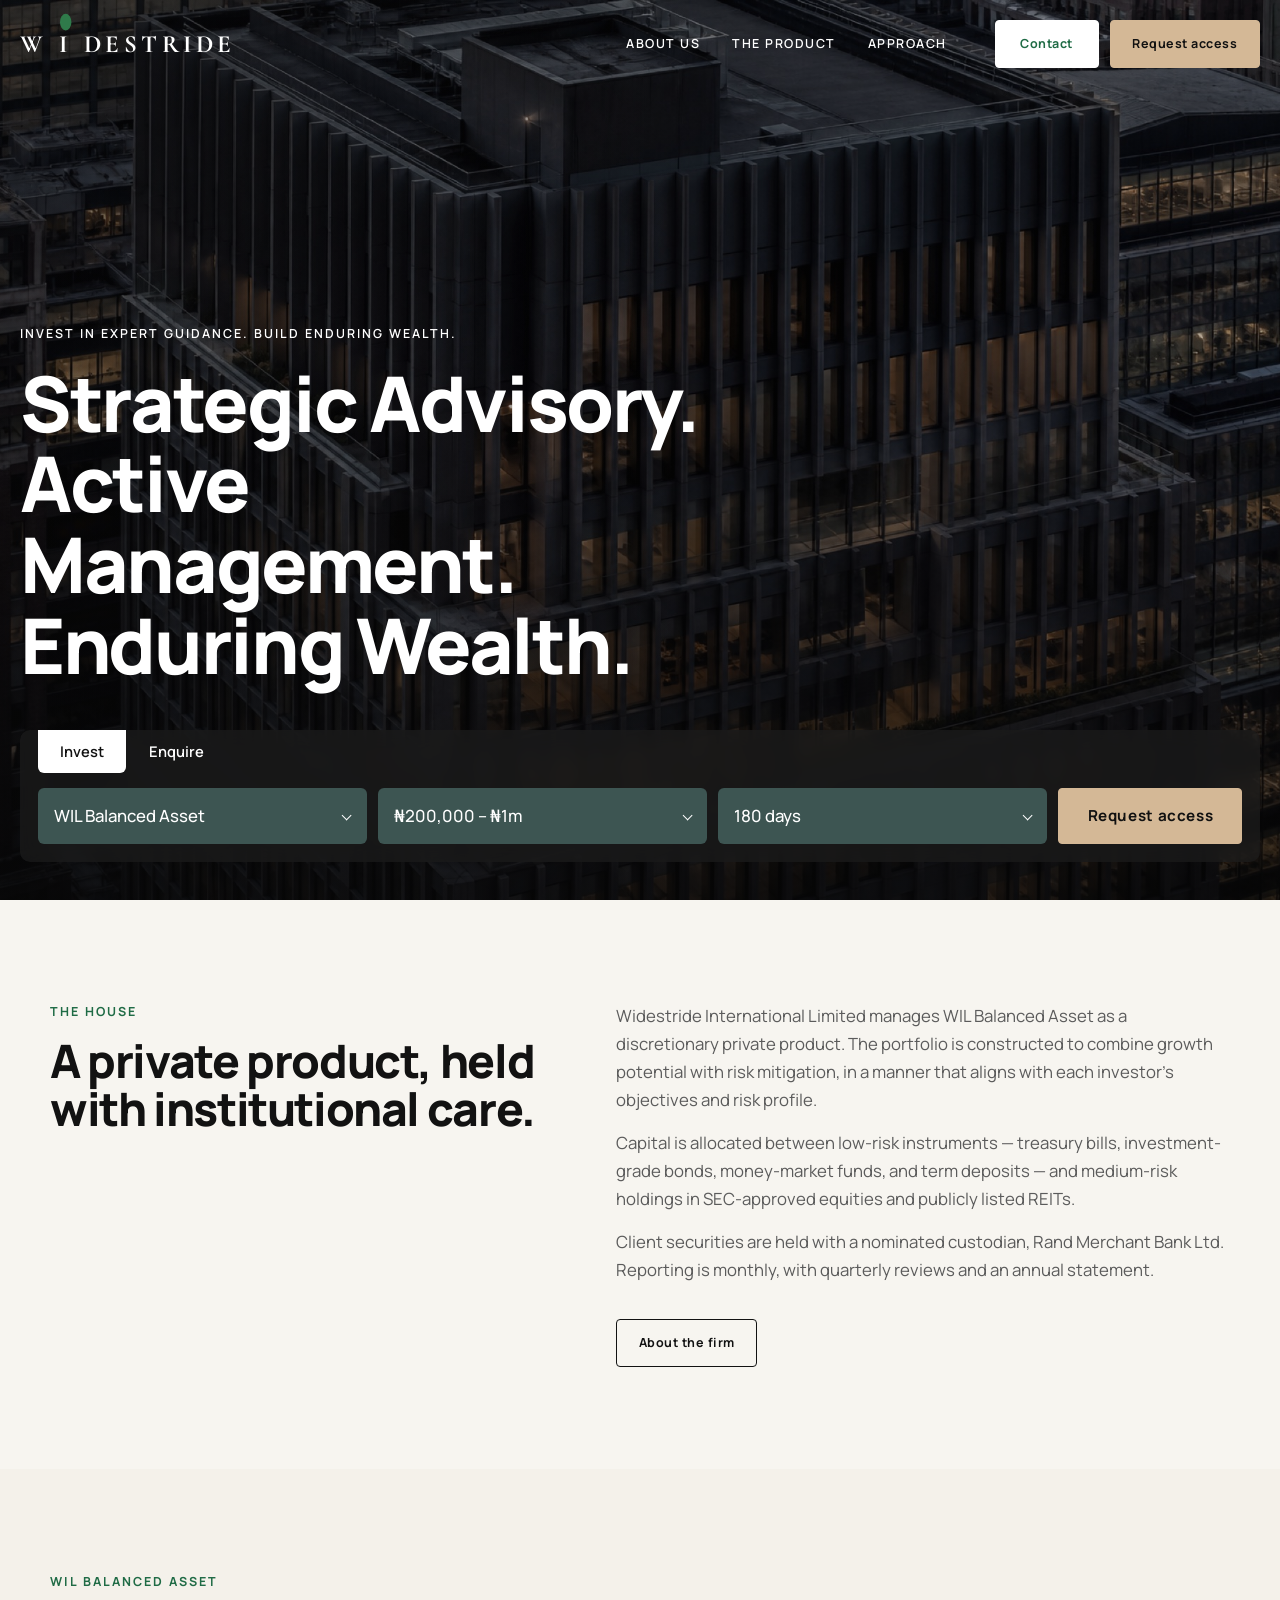
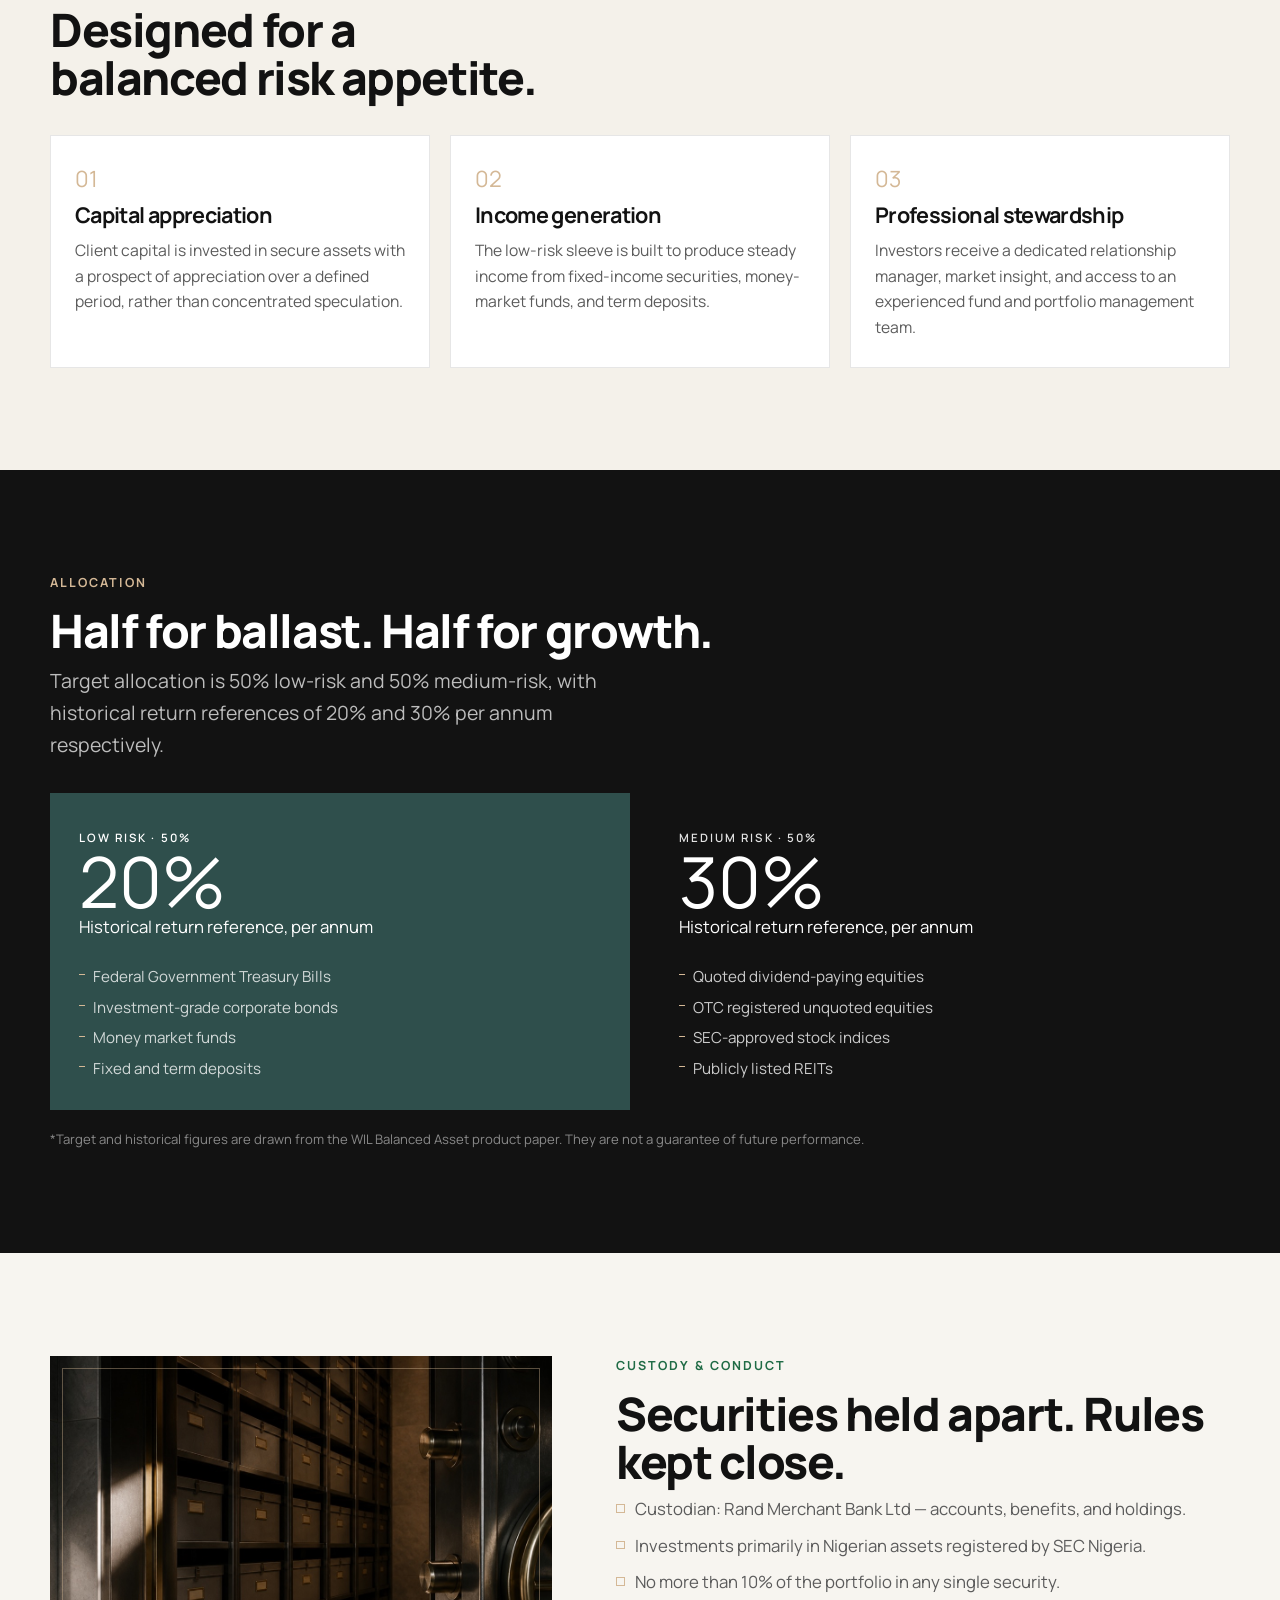
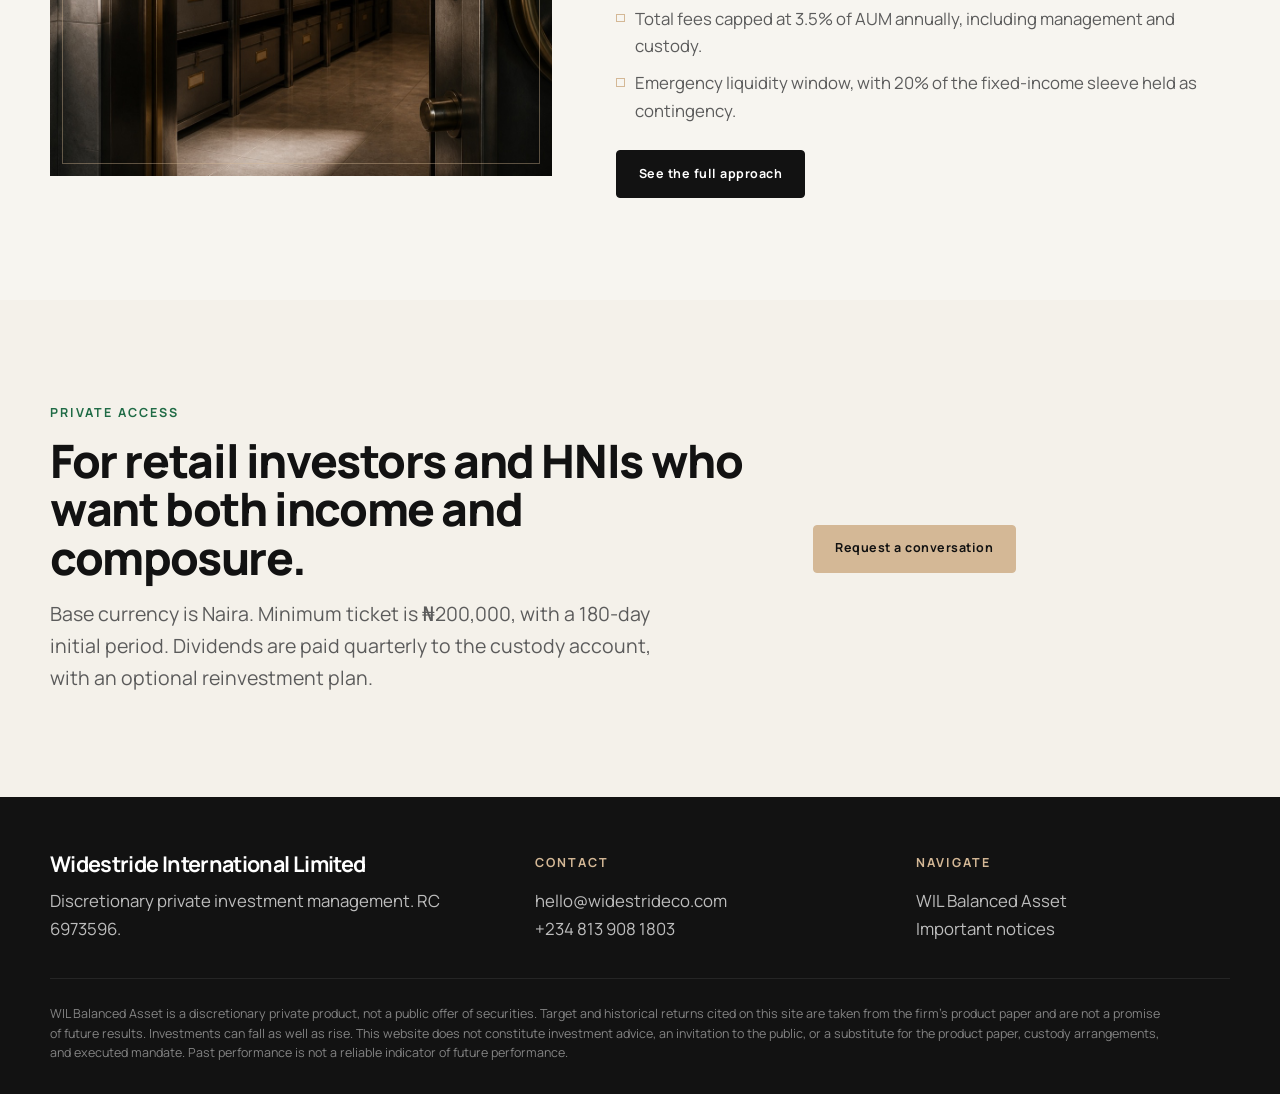
<file: index.html>
<!DOCTYPE html>
<html lang="en">
<head>
  <meta charset="UTF-8" />
  <meta name="viewport" content="width=device-width, initial-scale=1" />
  <title>Widestride International Limited | WIL Balanced Asset</title>
  <meta name="description" content="Widestride International Limited offers WIL Balanced Asset, a discretionary private product combining low-risk income with measured growth for investors in Nigeria." />
  <link rel="icon" href="assets/brand/favicon.svg" type="image/svg+xml" />
  <link rel="preconnect" href="https://fonts.googleapis.com" />
  <link rel="preconnect" href="https://fonts.gstatic.com" crossorigin />
  <link href="https://fonts.googleapis.com/css2?family=Cormorant+Garamond:wght@600;700&family=Manrope:wght@400;500;600;700;800&display=swap" rel="stylesheet" />
  <link rel="stylesheet" href="css/green.css?v=meristem1" />
</head>
<body class="page-home">
  <header class="site-header">
    <div class="wrap-wide nav">
      <a class="wordmark" href="index.html">W<span class="leaf-i">I</span>DESTRIDE</a>
      <button class="nav-toggle" type="button" aria-label="Open menu" aria-expanded="false"><span></span></button>
      <nav class="nav-links" aria-label="Primary">
        <a href="about.html">About us</a>
        <a href="product.html">The product</a>
        <a href="approach.html">Approach</a>
      </nav>
      <div class="nav-cta">
        <a class="btn btn-login" href="contact.html">Contact</a>
        <a class="btn btn-tan" href="contact.html">Request access</a>
      </div>
    </div>
  </header>

  <main>
    <section class="hero">
      <div class="hero-media" aria-hidden="true">
        <img src="assets/images/tower.jpg" alt="" width="1920" height="1080" fetchpriority="high" />
      </div>
      <div class="wrap-wide hero-body">
        <p class="hero-kicker">Invest in expert guidance. Build enduring wealth.</p>
        <h1>Strategic Advisory.<br />Active Management.<br />Enduring Wealth.</h1>
      </div>
      <div class="wrap-wide">
        <form class="enquiry-panel" action="contact.html" method="get">
          <div class="panel-tabs" role="tablist">
            <button type="button" class="is-on" data-tab="invest">Invest</button>
            <button type="button" data-tab="enquire">Enquire</button>
          </div>
          <div class="panel-row">
            <div class="panel-field">
              <select name="product" aria-label="Product">
                <option>WIL Balanced Asset</option>
                <option>Discretionary mandate</option>
              </select>
            </div>
            <div class="panel-field">
              <select name="amount" aria-label="Ticket size">
                <option>₦200,000 – ₦1m</option>
                <option>₦1m – ₦10m</option>
                <option>₦10m+</option>
              </select>
            </div>
            <div class="panel-field">
              <select name="horizon" aria-label="Horizon">
                <option>180 days</option>
                <option>1 year</option>
                <option>3 years+</option>
              </select>
            </div>
            <button class="btn btn-tan" type="submit">Request access</button>
          </div>
        </form>
      </div>
    </section>

    <section class="section">
      <div class="wrap split">
        <div>
          <p class="kicker">The house</p>
          <h2>A private product, held with institutional care.</h2>
        </div>
        <div class="prose">
          <p>Widestride International Limited manages WIL Balanced Asset as a discretionary private product. The portfolio is constructed to combine growth potential with risk mitigation, in a manner that aligns with each investor’s objectives and risk profile.</p>
          <p>Capital is allocated between low-risk instruments — treasury bills, investment-grade bonds, money-market funds, and term deposits — and medium-risk holdings in SEC-approved equities and publicly listed REITs.</p>
          <p>Client securities are held with a nominated custodian, Rand Merchant Bank Ltd. Reporting is monthly, with quarterly reviews and an annual statement.</p>
          <p><a class="btn btn-line" href="about.html" style="margin-top:1.2rem">About the firm</a></p>
        </div>
      </div>
    </section>

    <section class="section section-ivory">
      <div class="wrap">
        <p class="kicker">WIL Balanced Asset</p>
        <h2 style="max-width:16ch;margin-bottom:2rem">Designed for a balanced risk appetite.</h2>
        <div class="grid-3">
          <article class="card">
            <span class="num">01</span>
            <h3>Capital appreciation</h3>
            <p>Client capital is invested in secure assets with a prospect of appreciation over a defined period, rather than concentrated speculation.</p>
          </article>
          <article class="card">
            <span class="num">02</span>
            <h3>Income generation</h3>
            <p>The low-risk sleeve is built to produce steady income from fixed-income securities, money-market funds, and term deposits.</p>
          </article>
          <article class="card">
            <span class="num">03</span>
            <h3>Professional stewardship</h3>
            <p>Investors receive a dedicated relationship manager, market insight, and access to an experienced fund and portfolio management team.</p>
          </article>
        </div>
      </div>
    </section>

    <section class="section section-dark">
      <div class="wrap">
        <p class="kicker">Allocation</p>
        <h2 style="margin-bottom:0.6rem">Half for ballast. Half for growth.</h2>
        <p class="lede" style="margin-bottom:2rem">Target allocation is 50% low-risk and 50% medium-risk, with historical return references of 20% and 30% per annum respectively.</p>
        <div class="alloc">
          <div class="alloc-card alloc-low">
            <div>
              <p class="eyebrow" style="color:#fff">Low risk · 50%</p>
              <p class="pct">20%</p>
              <p>Historical return reference, per annum</p>
            </div>
            <ul>
              <li>Federal Government Treasury Bills</li>
              <li>Investment-grade corporate bonds</li>
              <li>Money market funds</li>
              <li>Fixed and term deposits</li>
            </ul>
          </div>
          <div class="alloc-card alloc-mid">
            <div>
              <p class="eyebrow">Medium risk · 50%</p>
              <p class="pct">30%</p>
              <p>Historical return reference, per annum</p>
            </div>
            <ul>
              <li>Quoted dividend-paying equities</li>
              <li>OTC registered unquoted equities</li>
              <li>SEC-approved stock indices</li>
              <li>Publicly listed REITs</li>
            </ul>
          </div>
        </div>
        <p class="fine" style="margin-top:1.2rem">*Target and historical figures are drawn from the WIL Balanced Asset product paper. They are not a guarantee of future performance.</p>
      </div>
    </section>

    <section class="section">
      <div class="wrap split">
        <div class="frame split-media">
          <img src="assets/images/custody.jpg" alt="Secure document archive" width="1400" height="1050" />
        </div>
        <div>
          <p class="kicker">Custody &amp; conduct</p>
          <h2>Securities held apart. Rules kept close.</h2>
          <ul class="checklist">
            <li>Custodian: Rand Merchant Bank Ltd — accounts, benefits, and holdings.</li>
            <li>Investments primarily in Nigerian assets registered by SEC Nigeria.</li>
            <li>No more than 10% of the portfolio in any single security.</li>
            <li>Total fees capped at 3.5% of AUM annually, including management and custody.</li>
            <li>Emergency liquidity window, with 20% of the fixed-income sleeve held as contingency.</li>
          </ul>
          <p style="margin-top:1.6rem"><a class="btn btn-ink" href="approach.html">See the full approach</a></p>
        </div>
      </div>
    </section>

    <section class="section section-ivory">
      <div class="wrap cta-band">
        <div>
          <p class="kicker">Private access</p>
          <h2>For retail investors and HNIs who want both income and composure.</h2>
          <p class="lede" style="margin-top:1rem">Base currency is Naira. Minimum ticket is ₦200,000, with a 180-day initial period. Dividends are paid quarterly to the custody account, with an optional reinvestment plan.</p>
        </div>
        <div>
          <a class="btn btn-gold" href="contact.html">Request a conversation</a>
        </div>
      </div>
    </section>
  </main>

  <footer class="site-footer">
    <div class="wrap footer-top">
      <div>
        <h3>Widestride International Limited</h3>
        <p style="margin-top:0.7rem">Discretionary private investment management. RC 6973596.</p>
      </div>
      <div>
        <p class="kicker">Contact</p>
        <p><a href="mailto:hello@widestrideco.com">hello@widestrideco.com</a></p>
        <p><a href="tel:+2348139081803">+234 813 908 1803</a></p>
      </div>
      <div>
        <p class="kicker">Navigate</p>
        <p><a href="product.html">WIL Balanced Asset</a></p>
        <p><a href="legal.html">Important notices</a></p>
      </div>
    </div>
    <div class="wrap">
      <p class="disclaimer">WIL Balanced Asset is a discretionary private product, not a public offer of securities. Target and historical returns cited on this site are taken from the firm’s product paper and are not a promise of future results. Investments can fall as well as rise. This website does not constitute investment advice, an invitation to the public, or a substitute for the product paper, custody arrangements, and executed mandate. Past performance is not a reliable indicator of future performance.</p>
    </div>
  </footer>
  <script src="js/main.js"></script>
</body>
</html>
</file>
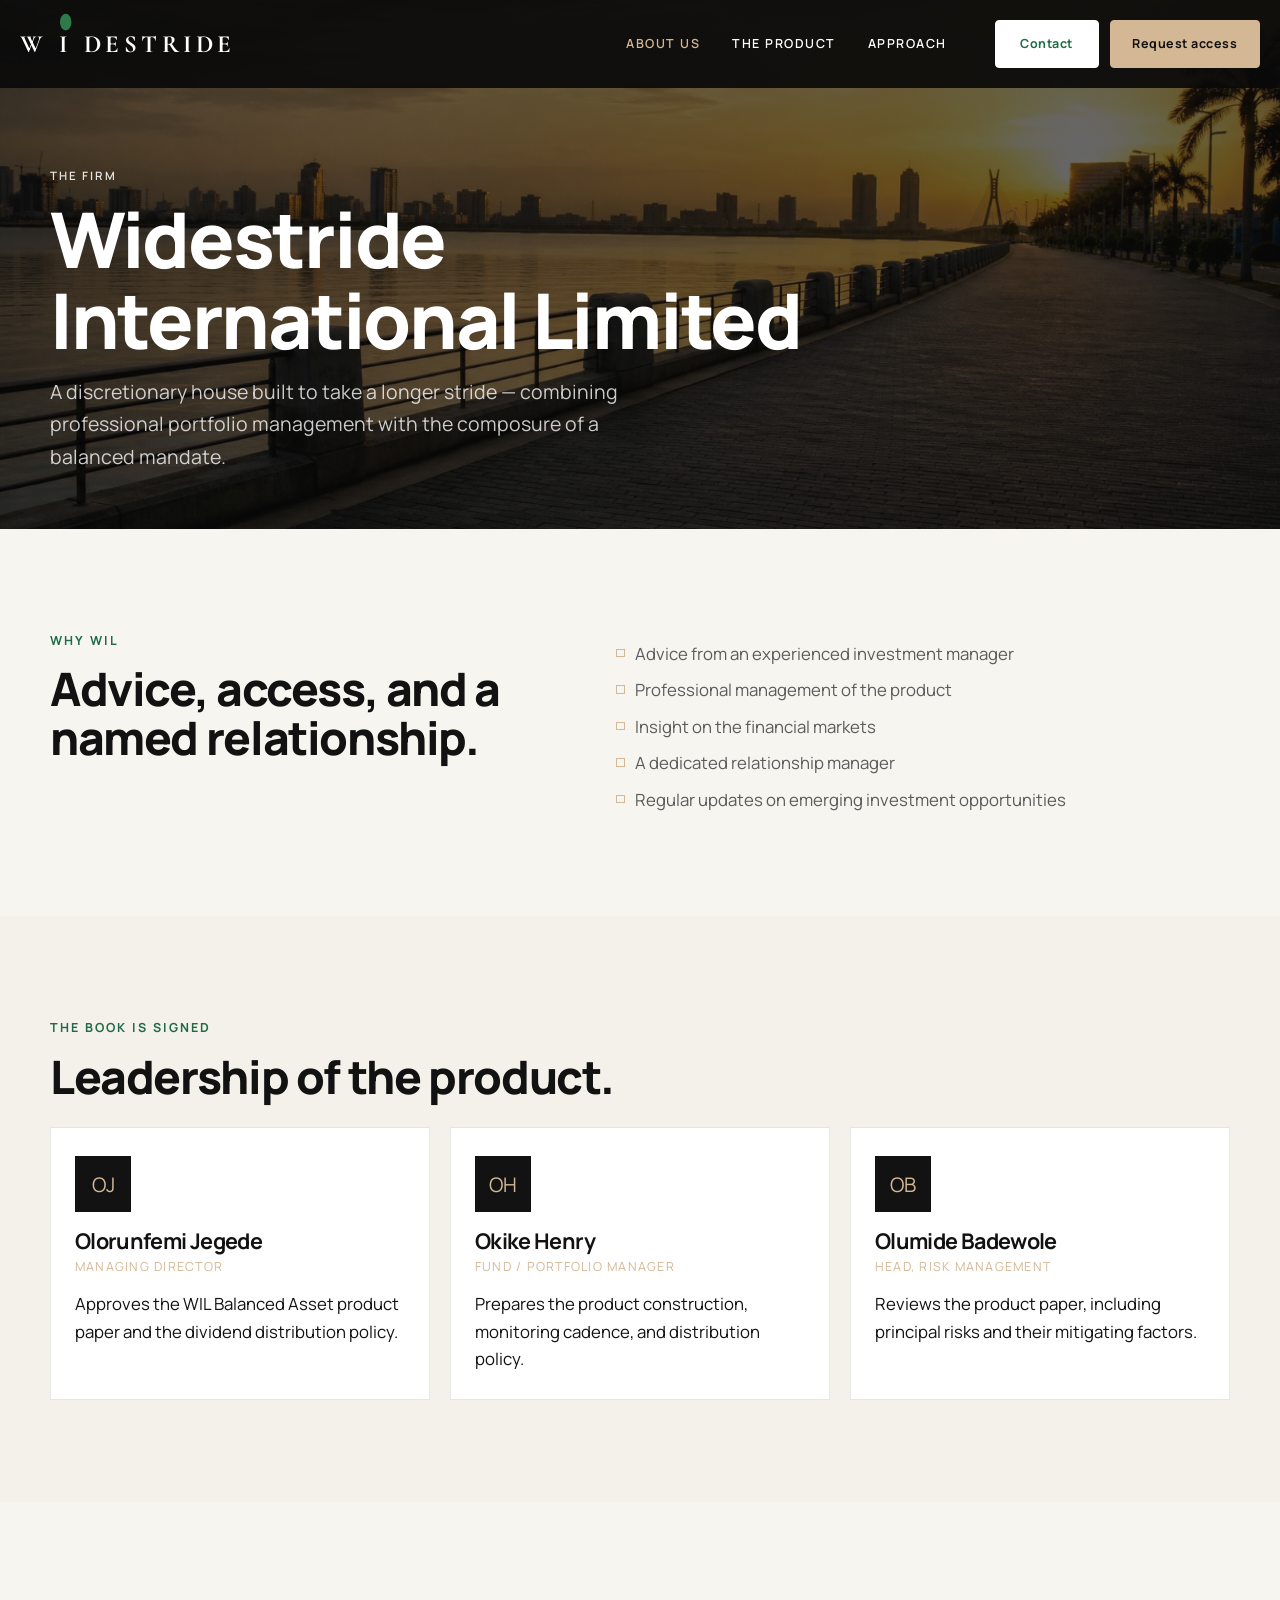
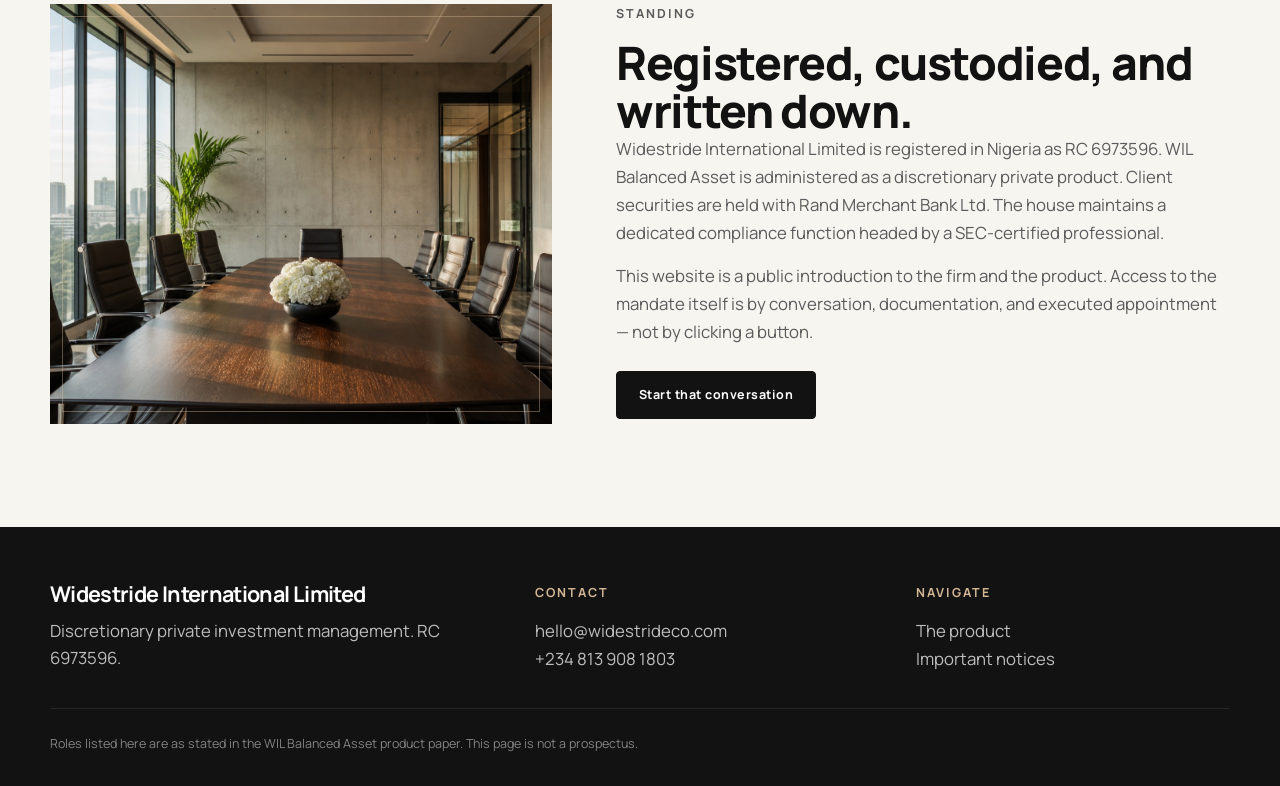
<file: about.html>
<!DOCTYPE html>
<html lang="en">
<head>
  <meta charset="UTF-8" />
  <meta name="viewport" content="width=device-width, initial-scale=1" />
  <title>About | Widestride International Limited</title>
  <meta name="description" content="Widestride International Limited — the house behind WIL Balanced Asset, and the people who sign the book." />
  <link rel="icon" href="assets/brand/favicon.svg" type="image/svg+xml" />
  <link rel="preconnect" href="https://fonts.googleapis.com" />
  <link rel="preconnect" href="https://fonts.gstatic.com" crossorigin />
  <link href="https://fonts.googleapis.com/css2?family=Cormorant+Garamond:wght@600;700&family=Manrope:wght@400;500;600;700;800&display=swap" rel="stylesheet" />
  <link rel="stylesheet" href="css/green.css?v=meristem1" />
</head>
<body>
  <header class="site-header">
    <div class="wrap-wide nav">
      <a class="wordmark" href="index.html">W<span class="leaf-i">I</span>DESTRIDE</a>
      <button class="nav-toggle" type="button" aria-label="Open menu" aria-expanded="false"><span></span></button>
      <nav class="nav-links" aria-label="Primary">
        <a class="is-active" href="about.html">About us</a>
        <a href="product.html">The product</a>
        <a href="approach.html">Approach</a>
      </nav>
      <div class="nav-cta">
        <a class="btn btn-login" href="contact.html">Contact</a>
        <a class="btn btn-tan" href="contact.html">Request access</a>
      </div>
    </div>
  </header>

  <main>
    <section class="page-hero" style="background-image:linear-gradient(180deg,rgba(10,10,10,.62),rgba(10,10,10,.62)),url('assets/images/horizon.jpg')">
      <div class="wrap">
        <p class="eyebrow">The firm</p>
        <h1>Widestride International Limited</h1>
        <p class="lede">A discretionary house built to take a longer stride — combining professional portfolio management with the composure of a balanced mandate.</p>
      </div>
    </section>

    <section class="section">
      <div class="wrap split">
        <div>
          <p class="kicker">Why WIL</p>
          <h2>Advice, access, and a named relationship.</h2>
        </div>
        <ul class="checklist">
          <li>Advice from an experienced investment manager</li>
          <li>Professional management of the product</li>
          <li>Insight on the financial markets</li>
          <li>A dedicated relationship manager</li>
          <li>Regular updates on emerging investment opportunities</li>
        </ul>
      </div>
    </section>

    <section class="section section-ivory">
      <div class="wrap">
        <p class="kicker">The book is signed</p>
        <h2 style="margin-bottom:1.6rem">Leadership of the product.</h2>
        <div class="team-grid">
          <article class="person">
            <div class="avatar" aria-hidden="true">OJ</div>
            <h3>Olorunfemi Jegede</h3>
            <p class="role">Managing Director</p>
            <p>Approves the WIL Balanced Asset product paper and the dividend distribution policy.</p>
          </article>
          <article class="person">
            <div class="avatar" aria-hidden="true">OH</div>
            <h3>Okike Henry</h3>
            <p class="role">Fund / Portfolio Manager</p>
            <p>Prepares the product construction, monitoring cadence, and distribution policy.</p>
          </article>
          <article class="person">
            <div class="avatar" aria-hidden="true">OB</div>
            <h3>Olumide Badewole</h3>
            <p class="role">Head, Risk Management</p>
            <p>Reviews the product paper, including principal risks and their mitigating factors.</p>
          </article>
        </div>
      </div>
    </section>

    <section class="section">
      <div class="wrap split">
        <div class="frame split-media">
          <img src="assets/images/boardroom.jpg" alt="Private meeting room" width="1600" height="900" />
        </div>
        <div class="prose">
          <p class="kicker">Standing</p>
          <h2>Registered, custodied, and written down.</h2>
          <p>Widestride International Limited is registered in Nigeria as RC 6973596. WIL Balanced Asset is administered as a discretionary private product. Client securities are held with Rand Merchant Bank Ltd. The house maintains a dedicated compliance function headed by a SEC-certified professional.</p>
          <p>This website is a public introduction to the firm and the product. Access to the mandate itself is by conversation, documentation, and executed appointment — not by clicking a button.</p>
          <p><a class="btn btn-ink" href="contact.html" style="margin-top:0.6rem">Start that conversation</a></p>
        </div>
      </div>
    </section>
  </main>

  <footer class="site-footer">
    <div class="wrap footer-top">
      <div>
        <h3>Widestride International Limited</h3>
        <p style="margin-top:0.7rem">Discretionary private investment management. RC 6973596.</p>
      </div>
      <div>
        <p class="kicker">Contact</p>
        <p><a href="mailto:hello@widestrideco.com">hello@widestrideco.com</a></p>
        <p><a href="tel:+2348139081803">+234 813 908 1803</a></p>
      </div>
      <div>
        <p class="kicker">Navigate</p>
        <p><a href="product.html">The product</a></p>
        <p><a href="legal.html">Important notices</a></p>
      </div>
    </div>
    <div class="wrap">
      <p class="disclaimer">Roles listed here are as stated in the WIL Balanced Asset product paper. This page is not a prospectus.</p>
    </div>
  </footer>
  <script src="js/main.js"></script>
</body>
</html>
</file>
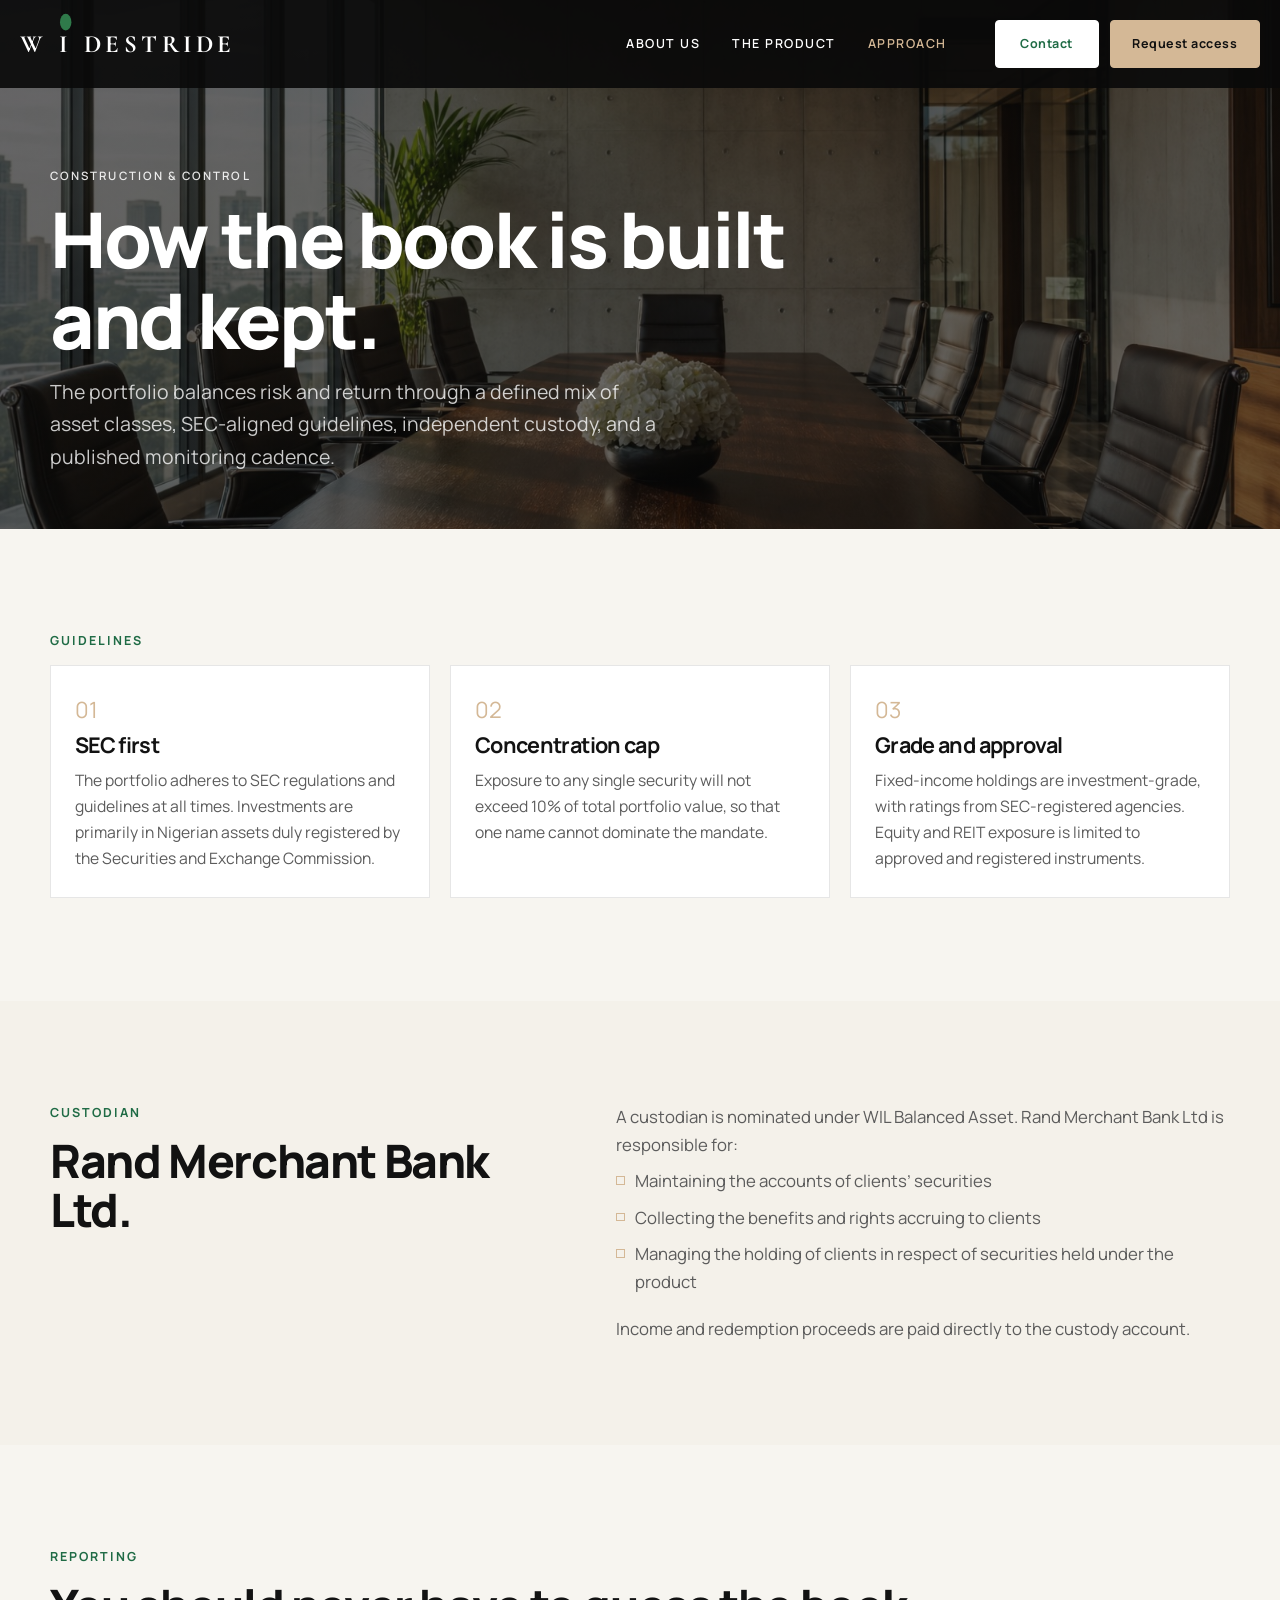
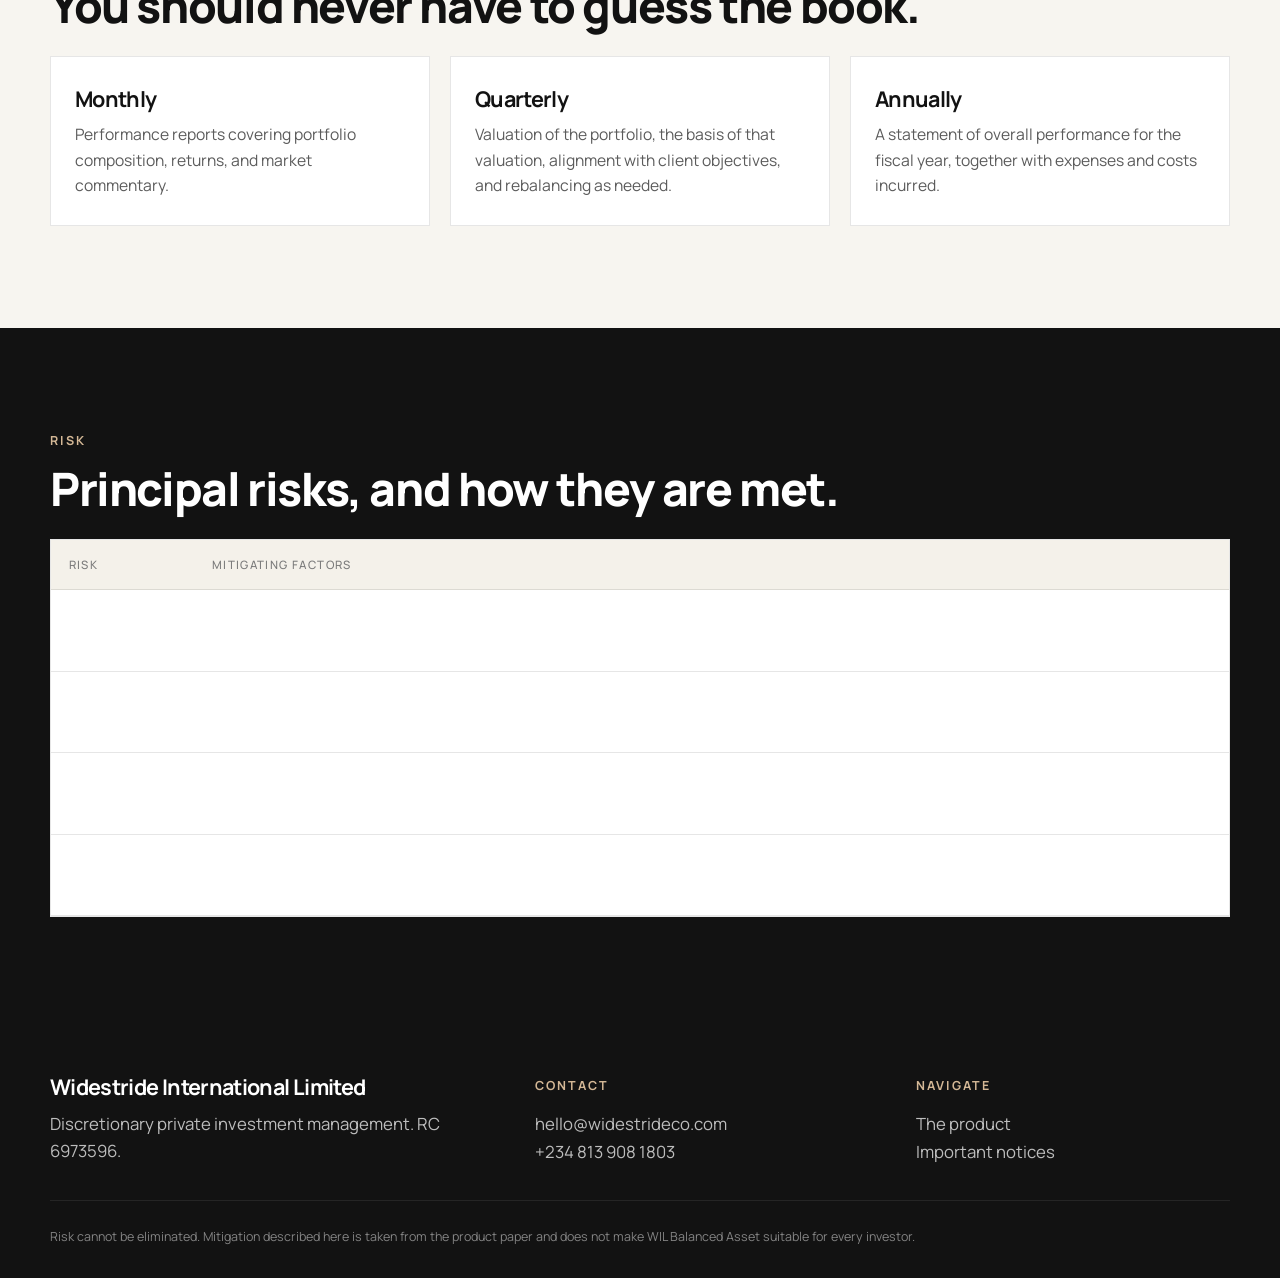
<file: approach.html>
<!DOCTYPE html>
<html lang="en">
<head>
  <meta charset="UTF-8" />
  <meta name="viewport" content="width=device-width, initial-scale=1" />
  <title>Approach | Widestride International Limited</title>
  <meta name="description" content="How WIL Balanced Asset is constructed, custodied, monitored, and risk-managed." />
  <link rel="icon" href="assets/brand/favicon.svg" type="image/svg+xml" />
  <link rel="preconnect" href="https://fonts.googleapis.com" />
  <link rel="preconnect" href="https://fonts.gstatic.com" crossorigin />
  <link href="https://fonts.googleapis.com/css2?family=Cormorant+Garamond:wght@600;700&family=Manrope:wght@400;500;600;700;800&display=swap" rel="stylesheet" />
  <link rel="stylesheet" href="css/green.css?v=meristem1" />
</head>
<body>
  <header class="site-header">
    <div class="wrap-wide nav">
      <a class="wordmark" href="index.html">W<span class="leaf-i">I</span>DESTRIDE</a>
      <button class="nav-toggle" type="button" aria-label="Open menu" aria-expanded="false"><span></span></button>
      <nav class="nav-links" aria-label="Primary">
        <a href="about.html">About us</a>
        <a href="product.html">The product</a>
        <a class="is-active" href="approach.html">Approach</a>
      </nav>
      <div class="nav-cta">
        <a class="btn btn-login" href="contact.html">Contact</a>
        <a class="btn btn-tan" href="contact.html">Request access</a>
      </div>
    </div>
  </header>

  <main>
    <section class="page-hero" style="background-image:linear-gradient(180deg,rgba(10,10,10,.62),rgba(10,10,10,.62)),url('assets/images/boardroom.jpg')">
      <div class="wrap">
        <p class="eyebrow">Construction &amp; control</p>
        <h1>How the book is built and kept.</h1>
        <p class="lede">The portfolio balances risk and return through a defined mix of asset classes, SEC-aligned guidelines, independent custody, and a published monitoring cadence.</p>
      </div>
    </section>

    <section class="section">
      <div class="wrap">
        <p class="kicker">Guidelines</p>
        <div class="grid-3">
          <article class="card">
            <span class="num">01</span>
            <h3>SEC first</h3>
            <p>The portfolio adheres to SEC regulations and guidelines at all times. Investments are primarily in Nigerian assets duly registered by the Securities and Exchange Commission.</p>
          </article>
          <article class="card">
            <span class="num">02</span>
            <h3>Concentration cap</h3>
            <p>Exposure to any single security will not exceed 10% of total portfolio value, so that one name cannot dominate the mandate.</p>
          </article>
          <article class="card">
            <span class="num">03</span>
            <h3>Grade and approval</h3>
            <p>Fixed-income holdings are investment-grade, with ratings from SEC-registered agencies. Equity and REIT exposure is limited to approved and registered instruments.</p>
          </article>
        </div>
      </div>
    </section>

    <section class="section section-ivory">
      <div class="wrap split">
        <div>
          <p class="kicker">Custodian</p>
          <h2>Rand Merchant Bank Ltd.</h2>
        </div>
        <div class="prose">
          <p>A custodian is nominated under WIL Balanced Asset. Rand Merchant Bank Ltd is responsible for:</p>
          <ul class="checklist">
            <li>Maintaining the accounts of clients’ securities</li>
            <li>Collecting the benefits and rights accruing to clients</li>
            <li>Managing the holding of clients in respect of securities held under the product</li>
          </ul>
          <p style="margin-top:1.2rem">Income and redemption proceeds are paid directly to the custody account.</p>
        </div>
      </div>
    </section>

    <section class="section">
      <div class="wrap">
        <p class="kicker">Reporting</p>
        <h2 style="margin-bottom:1.6rem">You should never have to guess the book.</h2>
        <div class="grid-3">
          <article class="card">
            <h3>Monthly</h3>
            <p>Performance reports covering portfolio composition, returns, and market commentary.</p>
          </article>
          <article class="card">
            <h3>Quarterly</h3>
            <p>Valuation of the portfolio, the basis of that valuation, alignment with client objectives, and rebalancing as needed.</p>
          </article>
          <article class="card">
            <h3>Annually</h3>
            <p>A statement of overall performance for the fiscal year, together with expenses and costs incurred.</p>
          </article>
        </div>
      </div>
    </section>

    <section class="section section-dark">
      <div class="wrap">
        <p class="kicker">Risk</p>
        <h2 style="margin-bottom:1.6rem">Principal risks, and how they are met.</h2>
        <div class="table-wrap">
          <table>
            <thead>
              <tr><th>Risk</th><th>Mitigating factors</th></tr>
            </thead>
            <tbody>
              <tr>
                <td>Market risk</td>
                <td>The portfolio team tracks interest rates and inflation; matches asset and liability maturities; uses Commission-approved hedging where appropriate; and maintains an allocation suited to each investor’s risk tolerance.</td>
              </tr>
              <tr>
                <td>Regulatory risk</td>
                <td>A dedicated compliance team headed by a SEC-certified professional; ongoing monitoring of product activity and regulatory change; reporting to the Commission and other applicable Nigerian authorities.</td>
              </tr>
              <tr>
                <td>Liquidity risk</td>
                <td>A balance between liquid and less-liquid assets, kept dynamic and informed by monthly liquidity projections, with a dedicated contingency sleeve.</td>
              </tr>
              <tr>
                <td>Credit risk</td>
                <td>Diversification; restriction to SEC-approved and/or investment-grade assets; ongoing review of issuer health through financial reports, rating agencies, and economic events.</td>
              </tr>
            </tbody>
          </table>
        </div>
      </div>
    </section>
  </main>

  <footer class="site-footer">
    <div class="wrap footer-top">
      <div>
        <h3>Widestride International Limited</h3>
        <p style="margin-top:0.7rem">Discretionary private investment management. RC 6973596.</p>
      </div>
      <div>
        <p class="kicker">Contact</p>
        <p><a href="mailto:hello@widestrideco.com">hello@widestrideco.com</a></p>
        <p><a href="tel:+2348139081803">+234 813 908 1803</a></p>
      </div>
      <div>
        <p class="kicker">Navigate</p>
        <p><a href="product.html">The product</a></p>
        <p><a href="legal.html">Important notices</a></p>
      </div>
    </div>
    <div class="wrap">
      <p class="disclaimer">Risk cannot be eliminated. Mitigation described here is taken from the product paper and does not make WIL Balanced Asset suitable for every investor.</p>
    </div>
  </footer>
  <script src="js/main.js"></script>
</body>
</html>
</file>
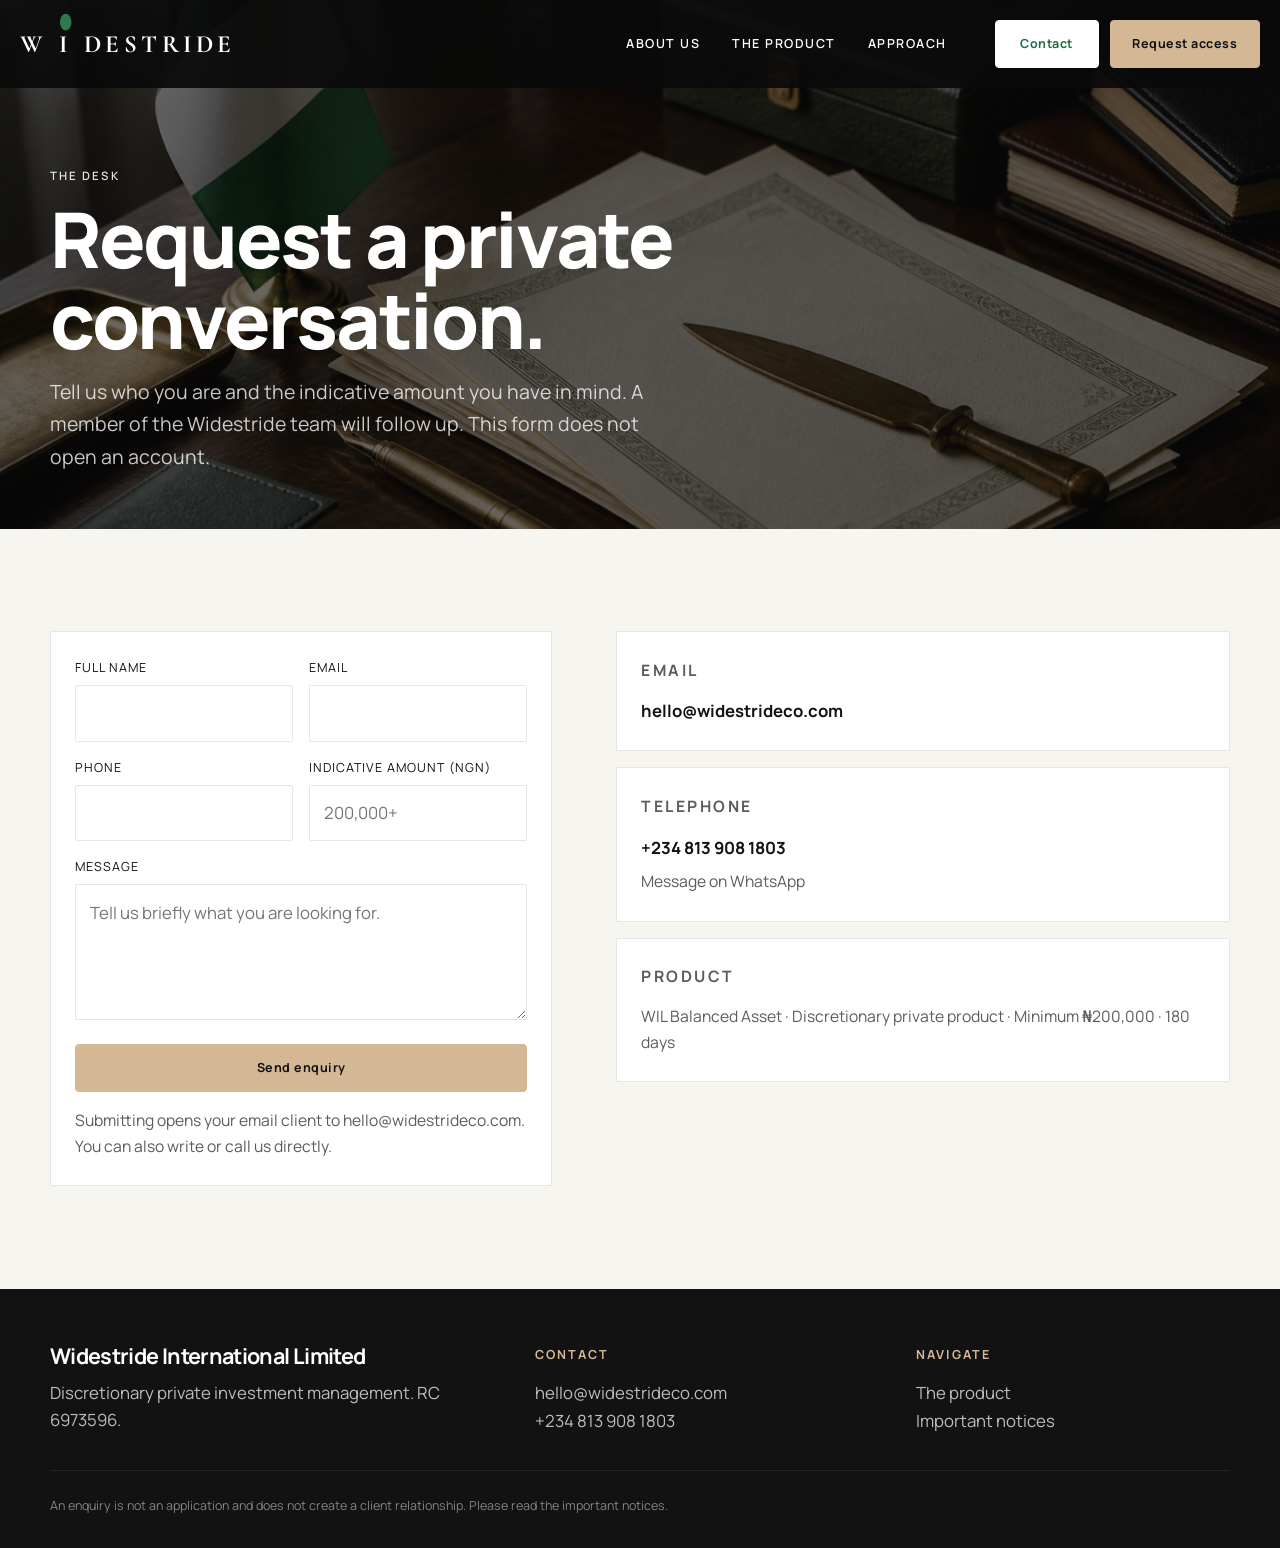
<file: contact.html>
<!DOCTYPE html>
<html lang="en">
<head>
  <meta charset="UTF-8" />
  <meta name="viewport" content="width=device-width, initial-scale=1" />
  <title>Contact | Widestride International Limited</title>
  <meta name="description" content="Request a conversation about WIL Balanced Asset. Email hello@widestrideco.com or call +234 813 908 1803." />
  <link rel="icon" href="assets/brand/favicon.svg" type="image/svg+xml" />
  <link rel="preconnect" href="https://fonts.googleapis.com" />
  <link rel="preconnect" href="https://fonts.gstatic.com" crossorigin />
  <link href="https://fonts.googleapis.com/css2?family=Cormorant+Garamond:wght@600;700&family=Manrope:wght@400;500;600;700;800&display=swap" rel="stylesheet" />
  <link rel="stylesheet" href="css/green.css?v=meristem1" />
</head>
<body>
  <header class="site-header">
    <div class="wrap-wide nav">
      <a class="wordmark" href="index.html">W<span class="leaf-i">I</span>DESTRIDE</a>
      <button class="nav-toggle" type="button" aria-label="Open menu" aria-expanded="false"><span></span></button>
      <nav class="nav-links" aria-label="Primary">
        <a href="about.html">About us</a>
        <a href="product.html">The product</a>
        <a href="approach.html">Approach</a>
      </nav>
      <div class="nav-cta">
        <a class="btn btn-login" href="contact.html">Contact</a>
        <a class="btn btn-tan" href="contact.html">Request access</a>
      </div>
    </div>
  </header>

  <main>
    <section class="page-hero" style="background-image:linear-gradient(180deg,rgba(10,10,10,.62),rgba(10,10,10,.62)),url('assets/images/desk.jpg')">
      <div class="wrap">
        <p class="eyebrow">The desk</p>
        <h1>Request a private conversation.</h1>
        <p class="lede">Tell us who you are and the indicative amount you have in mind. A member of the Widestride team will follow up. This form does not open an account.</p>
      </div>
    </section>

    <section class="section">
      <div class="wrap split">
        <form id="enquiry-form" class="card form-grid">
          <div class="form-row">
            <div>
              <label for="name">Full name</label>
              <input id="name" name="name" type="text" required autocomplete="name" />
            </div>
            <div>
              <label for="email">Email</label>
              <input id="email" name="email" type="email" required autocomplete="email" />
            </div>
          </div>
          <div class="form-row">
            <div>
              <label for="phone">Phone</label>
              <input id="phone" name="phone" type="tel" autocomplete="tel" />
            </div>
            <div>
              <label for="amount">Indicative amount (NGN)</label>
              <input id="amount" name="amount" type="text" inputmode="numeric" placeholder="200,000+" />
            </div>
          </div>
          <div>
            <label for="message">Message</label>
            <textarea id="message" name="message" placeholder="Tell us briefly what you are looking for."></textarea>
          </div>
          <button class="btn btn-gold" type="submit">Send enquiry</button>
          <p id="form-status" class="form-status" hidden></p>
          <p class="fine">Submitting opens your email client to hello@widestrideco.com. You can also write or call us directly.</p>
        </form>
        <div class="contact-cards">
          <div class="card">
            <p class="kicker">Email</p>
            <a href="mailto:hello@widestrideco.com"><strong>hello@widestrideco.com</strong></a>
          </div>
          <div class="card">
            <p class="kicker">Telephone</p>
            <a href="tel:+2348139081803"><strong>+234 813 908 1803</strong></a>
            <p class="fine" style="margin-top:0.5rem"><a href="https://wa.me/2348139081803">Message on WhatsApp</a></p>
          </div>
          <div class="card">
            <p class="kicker">Product</p>
            <p>WIL Balanced Asset · Discretionary private product · Minimum ₦200,000 · 180 days</p>
          </div>
        </div>
      </div>
    </section>
  </main>

  <footer class="site-footer">
    <div class="wrap footer-top">
      <div>
        <h3>Widestride International Limited</h3>
        <p style="margin-top:0.7rem">Discretionary private investment management. RC 6973596.</p>
      </div>
      <div>
        <p class="kicker">Contact</p>
        <p><a href="mailto:hello@widestrideco.com">hello@widestrideco.com</a></p>
        <p><a href="tel:+2348139081803">+234 813 908 1803</a></p>
      </div>
      <div>
        <p class="kicker">Navigate</p>
        <p><a href="product.html">The product</a></p>
        <p><a href="legal.html">Important notices</a></p>
      </div>
    </div>
    <div class="wrap">
      <p class="disclaimer">An enquiry is not an application and does not create a client relationship. Please read the important notices.</p>
    </div>
  </footer>
  <script src="js/main.js"></script>
</body>
</html>
</file>
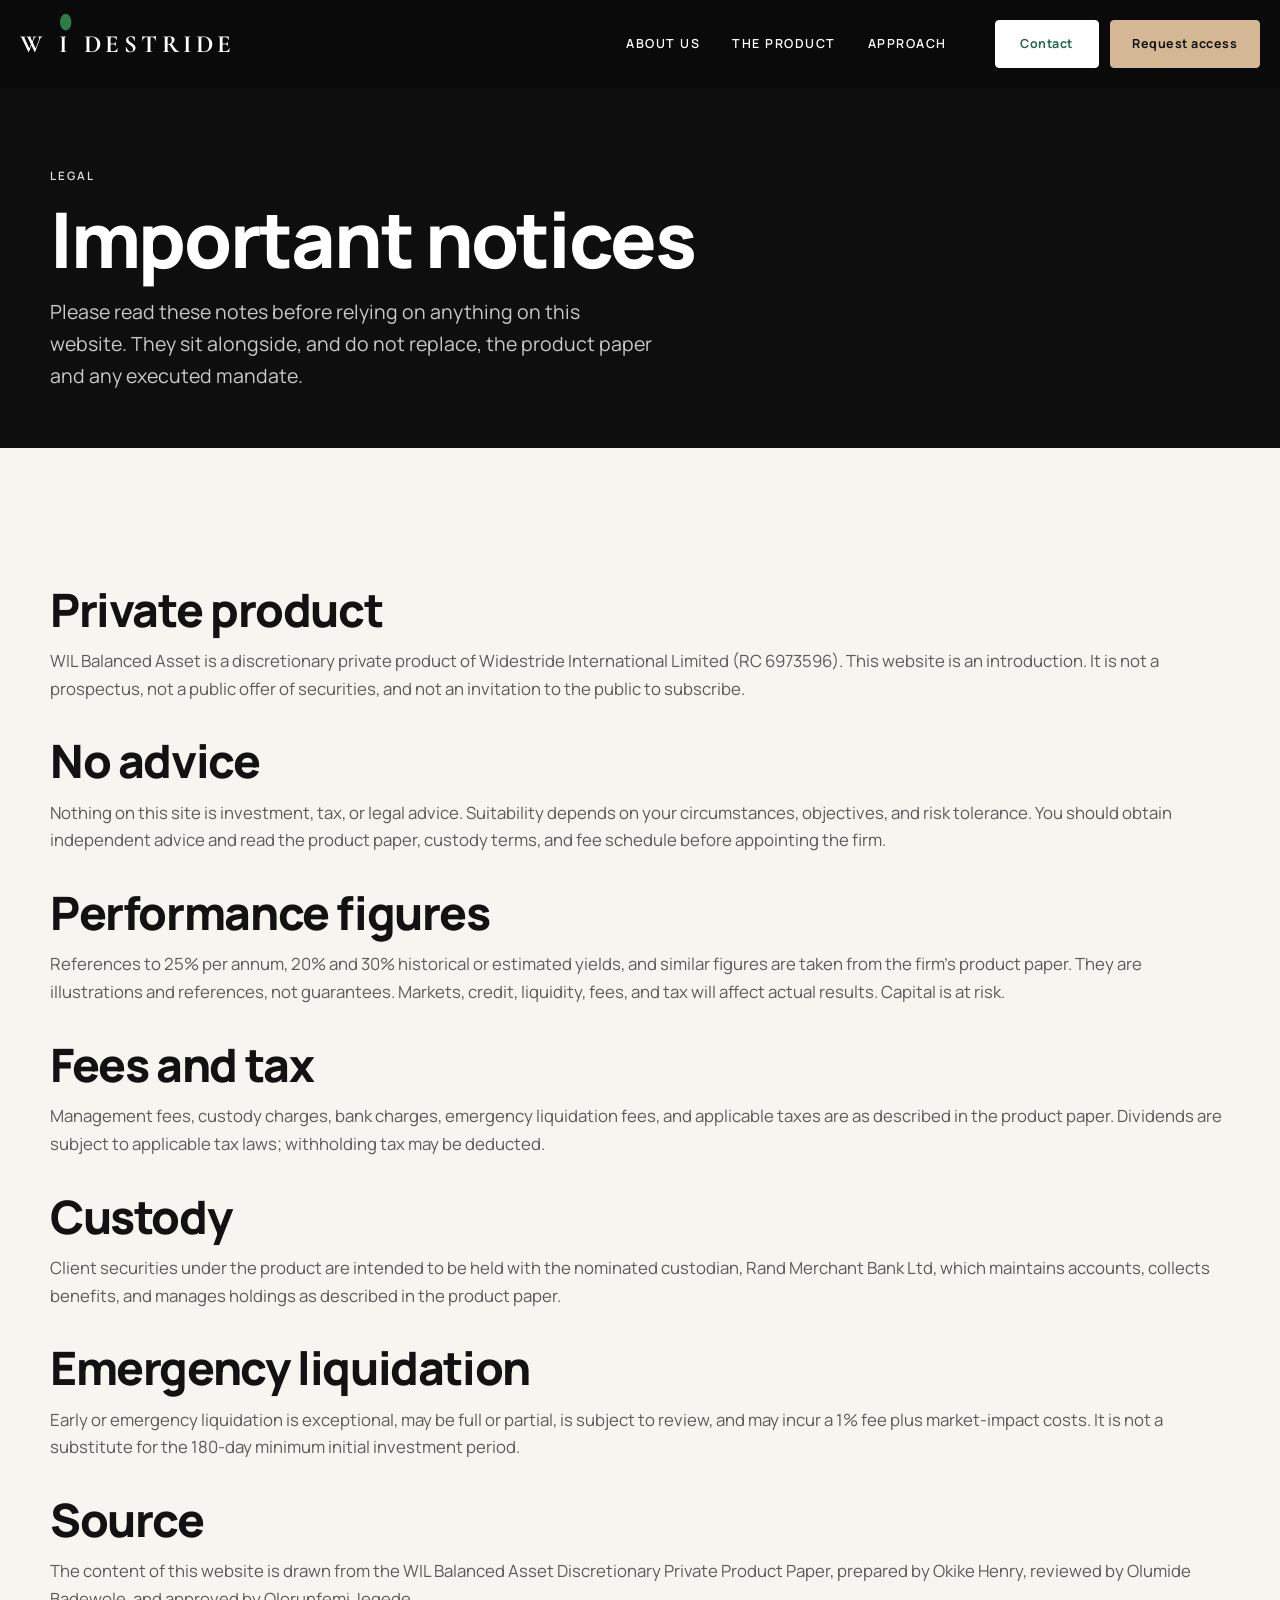
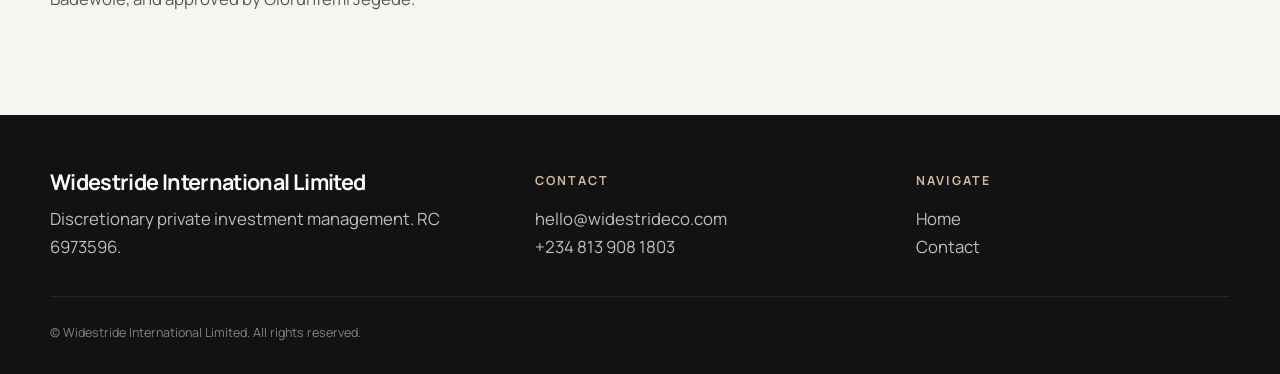
<file: legal.html>
<!DOCTYPE html>
<html lang="en">
<head>
  <meta charset="UTF-8" />
  <meta name="viewport" content="width=device-width, initial-scale=1" />
  <title>Important notices | Widestride International Limited</title>
  <meta name="description" content="Legal and product notices for WIL Balanced Asset, a discretionary private product of Widestride International Limited." />
  <link rel="icon" href="assets/brand/favicon.svg" type="image/svg+xml" />
  <link rel="preconnect" href="https://fonts.googleapis.com" />
  <link rel="preconnect" href="https://fonts.gstatic.com" crossorigin />
  <link href="https://fonts.googleapis.com/css2?family=Cormorant+Garamond:wght@600;700&family=Manrope:wght@400;500;600;700;800&display=swap" rel="stylesheet" />
  <link rel="stylesheet" href="css/green.css?v=meristem1" />
</head>
<body>
  <header class="site-header">
    <div class="wrap-wide nav">
      <a class="wordmark" href="index.html">W<span class="leaf-i">I</span>DESTRIDE</a>
      <button class="nav-toggle" type="button" aria-label="Open menu" aria-expanded="false"><span></span></button>
      <nav class="nav-links" aria-label="Primary">
        <a href="about.html">About us</a>
        <a href="product.html">The product</a>
        <a href="approach.html">Approach</a>
      </nav>
      <div class="nav-cta">
        <a class="btn btn-login" href="contact.html">Contact</a>
        <a class="btn btn-tan" href="contact.html">Request access</a>
      </div>
    </div>
  </header>

  <main>
    <section class="page-hero">
      <div class="wrap">
        <p class="eyebrow">Legal</p>
        <h1>Important notices</h1>
        <p class="lede">Please read these notes before relying on anything on this website. They sit alongside, and do not replace, the product paper and any executed mandate.</p>
      </div>
    </section>

    <section class="section">
      <div class="wrap legal-copy prose">
        <h2>Private product</h2>
        <p>WIL Balanced Asset is a discretionary private product of Widestride International Limited (RC 6973596). This website is an introduction. It is not a prospectus, not a public offer of securities, and not an invitation to the public to subscribe.</p>

        <h2>No advice</h2>
        <p>Nothing on this site is investment, tax, or legal advice. Suitability depends on your circumstances, objectives, and risk tolerance. You should obtain independent advice and read the product paper, custody terms, and fee schedule before appointing the firm.</p>

        <h2>Performance figures</h2>
        <p>References to 25% per annum, 20% and 30% historical or estimated yields, and similar figures are taken from the firm’s product paper. They are illustrations and references, not guarantees. Markets, credit, liquidity, fees, and tax will affect actual results. Capital is at risk.</p>

        <h2>Fees and tax</h2>
        <p>Management fees, custody charges, bank charges, emergency liquidation fees, and applicable taxes are as described in the product paper. Dividends are subject to applicable tax laws; withholding tax may be deducted.</p>

        <h2>Custody</h2>
        <p>Client securities under the product are intended to be held with the nominated custodian, Rand Merchant Bank Ltd, which maintains accounts, collects benefits, and manages holdings as described in the product paper.</p>

        <h2>Emergency liquidation</h2>
        <p>Early or emergency liquidation is exceptional, may be full or partial, is subject to review, and may incur a 1% fee plus market-impact costs. It is not a substitute for the 180-day minimum initial investment period.</p>

        <h2>Source</h2>
        <p>The content of this website is drawn from the WIL Balanced Asset Discretionary Private Product Paper, prepared by Okike Henry, reviewed by Olumide Badewole, and approved by Olorunfemi Jegede.</p>
      </div>
    </section>
  </main>

  <footer class="site-footer">
    <div class="wrap footer-top">
      <div>
        <h3>Widestride International Limited</h3>
        <p style="margin-top:0.7rem">Discretionary private investment management. RC 6973596.</p>
      </div>
      <div>
        <p class="kicker">Contact</p>
        <p><a href="mailto:hello@widestrideco.com">hello@widestrideco.com</a></p>
        <p><a href="tel:+2348139081803">+234 813 908 1803</a></p>
      </div>
      <div>
        <p class="kicker">Navigate</p>
        <p><a href="index.html">Home</a></p>
        <p><a href="contact.html">Contact</a></p>
      </div>
    </div>
    <div class="wrap">
      <p class="disclaimer">© Widestride International Limited. All rights reserved.</p>
    </div>
  </footer>
  <script src="js/main.js"></script>
</body>
</html>
</file>
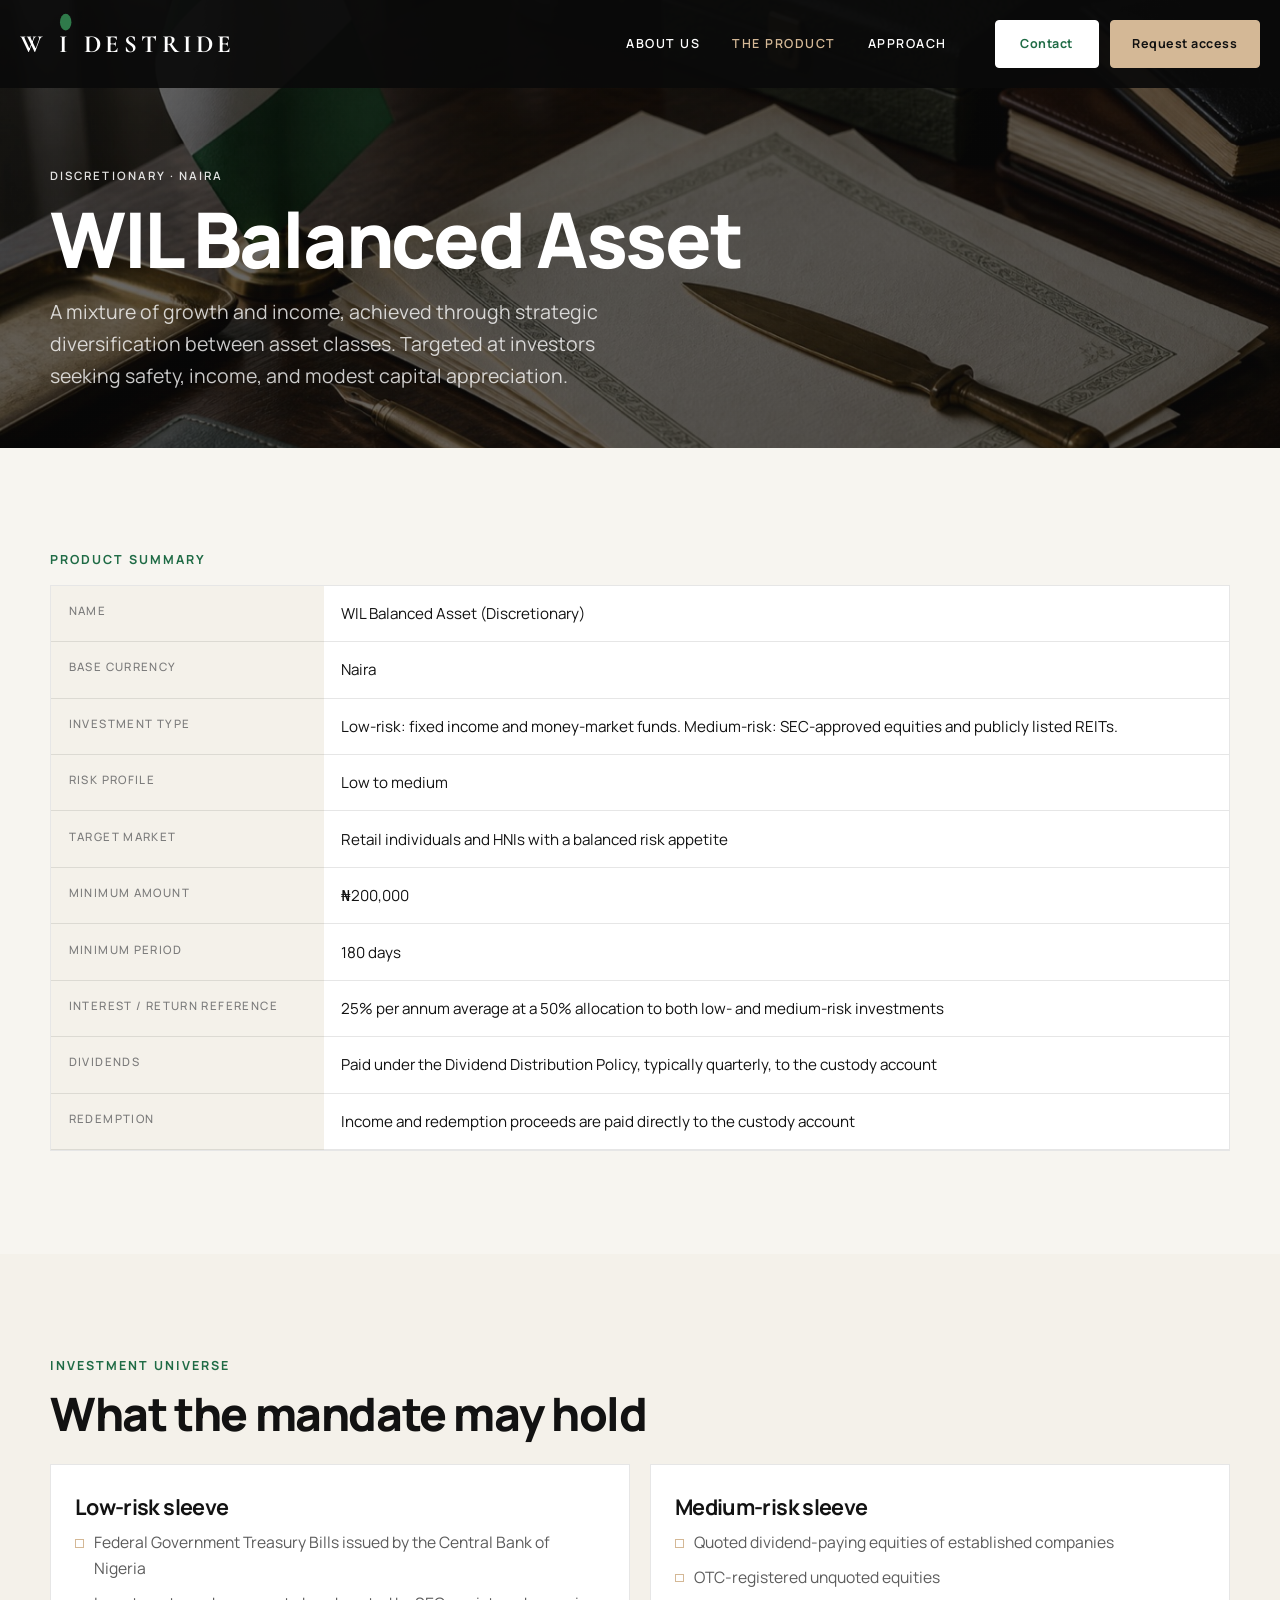
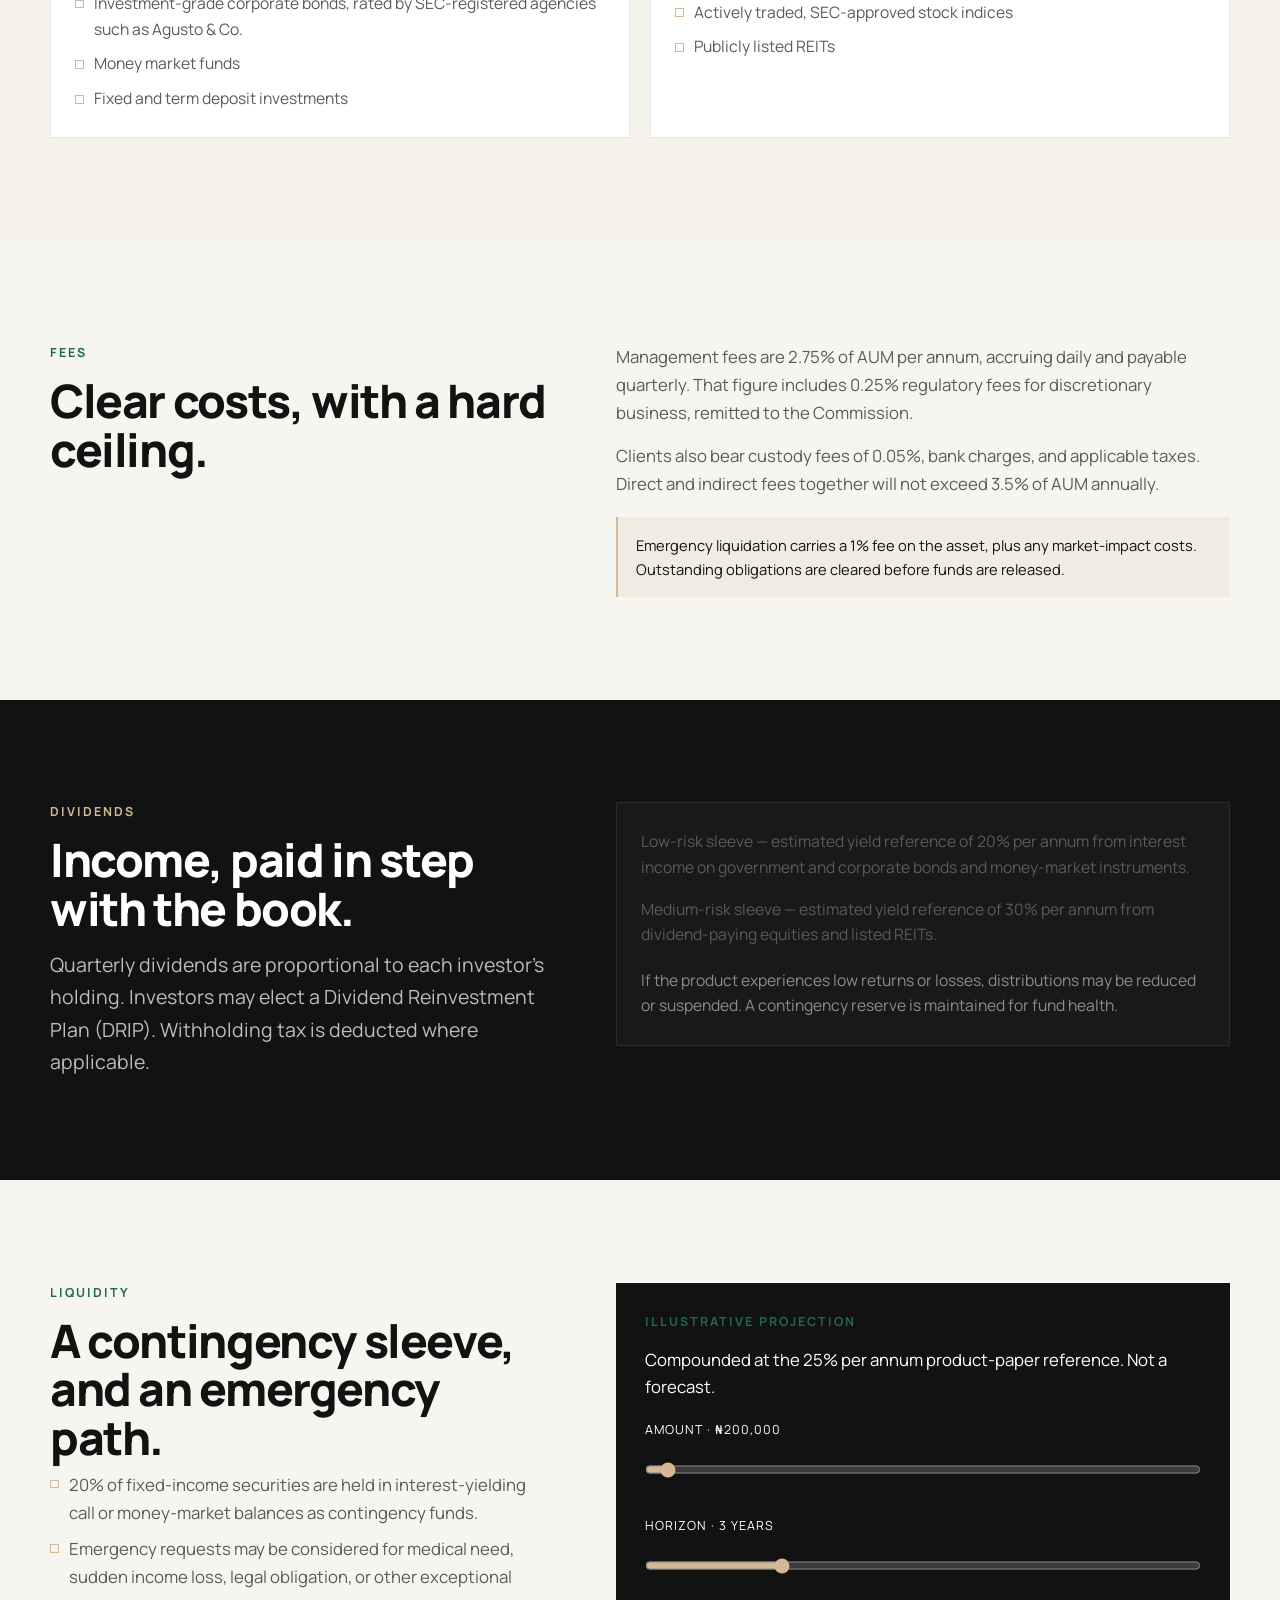
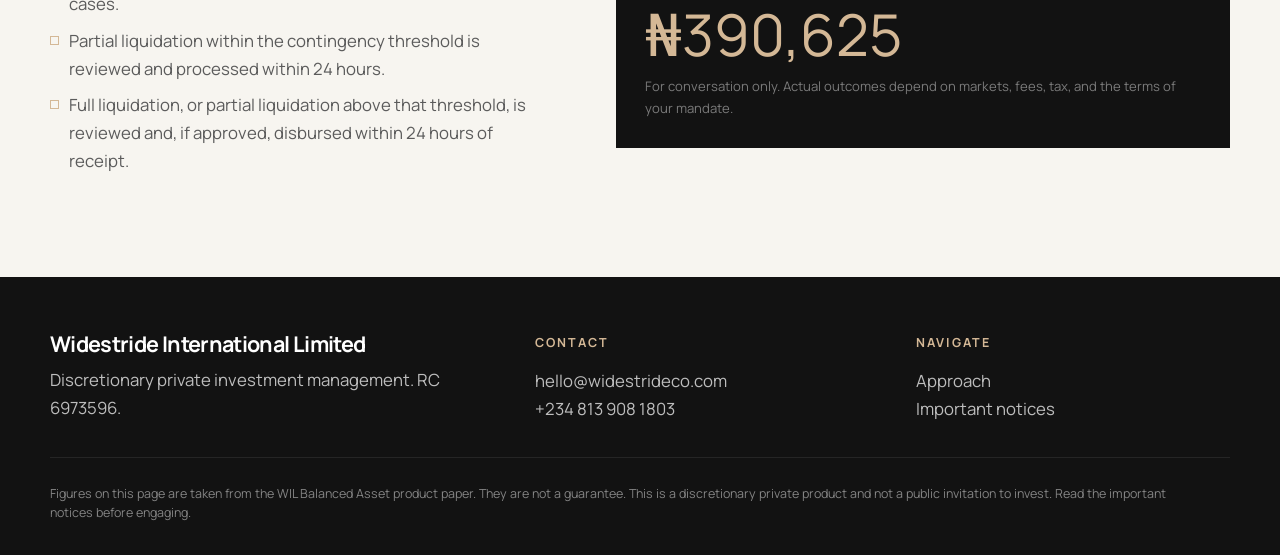
<file: product.html>
<!DOCTYPE html>
<html lang="en">
<head>
  <meta charset="UTF-8" />
  <meta name="viewport" content="width=device-width, initial-scale=1" />
  <title>WIL Balanced Asset | Widestride International Limited</title>
  <meta name="description" content="Product terms for WIL Balanced Asset: allocation, minimums, fees, dividends, liquidity, and the investment universe." />
  <link rel="icon" href="assets/brand/favicon.svg" type="image/svg+xml" />
  <link rel="preconnect" href="https://fonts.googleapis.com" />
  <link rel="preconnect" href="https://fonts.gstatic.com" crossorigin />
  <link href="https://fonts.googleapis.com/css2?family=Cormorant+Garamond:wght@600;700&family=Manrope:wght@400;500;600;700;800&display=swap" rel="stylesheet" />
  <link rel="stylesheet" href="css/green.css?v=meristem1" />
</head>
<body>
  <header class="site-header">
    <div class="wrap-wide nav">
      <a class="wordmark" href="index.html">W<span class="leaf-i">I</span>DESTRIDE</a>
      <button class="nav-toggle" type="button" aria-label="Open menu" aria-expanded="false"><span></span></button>
      <nav class="nav-links" aria-label="Primary">
        <a href="about.html">About us</a>
        <a class="is-active" href="product.html">The product</a>
        <a href="approach.html">Approach</a>
      </nav>
      <div class="nav-cta">
        <a class="btn btn-login" href="contact.html">Contact</a>
        <a class="btn btn-tan" href="contact.html">Request access</a>
      </div>
    </div>
  </header>

  <main>
    <section class="page-hero" style="background-image:linear-gradient(180deg,rgba(10,10,10,.62),rgba(10,10,10,.62)),url('assets/images/desk.jpg')">
      <div class="wrap">
        <p class="eyebrow">Discretionary · Naira</p>
        <h1>WIL Balanced Asset</h1>
        <p class="lede">A mixture of growth and income, achieved through strategic diversification between asset classes. Targeted at investors seeking safety, income, and modest capital appreciation.</p>
      </div>
    </section>

    <section class="section">
      <div class="wrap">
        <p class="kicker">Product summary</p>
        <div class="table-wrap">
          <table>
            <tbody>
              <tr><th>Name</th><td>WIL Balanced Asset (Discretionary)</td></tr>
              <tr><th>Base currency</th><td>Naira</td></tr>
              <tr><th>Investment type</th><td>Low-risk: fixed income and money-market funds. Medium-risk: SEC-approved equities and publicly listed REITs.</td></tr>
              <tr><th>Risk profile</th><td>Low to medium</td></tr>
              <tr><th>Target market</th><td>Retail individuals and HNIs with a balanced risk appetite</td></tr>
              <tr><th>Minimum amount</th><td>₦200,000</td></tr>
              <tr><th>Minimum period</th><td>180 days</td></tr>
              <tr><th>Interest / return reference</th><td>25% per annum average at a 50% allocation to both low- and medium-risk investments</td></tr>
              <tr><th>Dividends</th><td>Paid under the Dividend Distribution Policy, typically quarterly, to the custody account</td></tr>
              <tr><th>Redemption</th><td>Income and redemption proceeds are paid directly to the custody account</td></tr>
            </tbody>
          </table>
        </div>
      </div>
    </section>

    <section class="section section-ivory">
      <div class="wrap">
        <p class="kicker">Investment universe</p>
        <h2 style="margin-bottom:1.6rem">What the mandate may hold</h2>
        <div class="grid-2">
          <article class="card">
            <h3>Low-risk sleeve</h3>
            <ul class="checklist">
              <li>Federal Government Treasury Bills issued by the Central Bank of Nigeria</li>
              <li>Investment-grade corporate bonds, rated by SEC-registered agencies such as Agusto &amp; Co.</li>
              <li>Money market funds</li>
              <li>Fixed and term deposit investments</li>
            </ul>
          </article>
          <article class="card">
            <h3>Medium-risk sleeve</h3>
            <ul class="checklist">
              <li>Quoted dividend-paying equities of established companies</li>
              <li>OTC-registered unquoted equities</li>
              <li>Actively traded, SEC-approved stock indices</li>
              <li>Publicly listed REITs</li>
            </ul>
          </article>
        </div>
      </div>
    </section>

    <section class="section">
      <div class="wrap split">
        <div>
          <p class="kicker">Fees</p>
          <h2>Clear costs, with a hard ceiling.</h2>
        </div>
        <div class="prose">
          <p>Management fees are 2.75% of AUM per annum, accruing daily and payable quarterly. That figure includes 0.25% regulatory fees for discretionary business, remitted to the Commission.</p>
          <p>Clients also bear custody fees of 0.05%, bank charges, and applicable taxes. Direct and indirect fees together will not exceed 3.5% of AUM annually.</p>
          <div class="note">Emergency liquidation carries a 1% fee on the asset, plus any market-impact costs. Outstanding obligations are cleared before funds are released.</div>
        </div>
      </div>
    </section>

    <section class="section section-dark">
      <div class="wrap split">
        <div>
          <p class="kicker">Dividends</p>
          <h2>Income, paid in step with the book.</h2>
          <p class="lede" style="margin-top:1rem">Quarterly dividends are proportional to each investor’s holding. Investors may elect a Dividend Reinvestment Plan (DRIP). Withholding tax is deducted where applicable.</p>
        </div>
        <div class="card card-dark">
          <p>Low-risk sleeve — estimated yield reference of 20% per annum from interest income on government and corporate bonds and money-market instruments.</p>
          <p style="margin-top:1rem">Medium-risk sleeve — estimated yield reference of 30% per annum from dividend-paying equities and listed REITs.</p>
          <p class="fine" style="margin-top:1.2rem">If the product experiences low returns or losses, distributions may be reduced or suspended. A contingency reserve is maintained for fund health.</p>
        </div>
      </div>
    </section>

    <section class="section">
      <div class="wrap split">
        <div>
          <p class="kicker">Liquidity</p>
          <h2>A contingency sleeve, and an emergency path.</h2>
          <ul class="checklist">
            <li>20% of fixed-income securities are held in interest-yielding call or money-market balances as contingency funds.</li>
            <li>Emergency requests may be considered for medical need, sudden income loss, legal obligation, or other exceptional cases.</li>
            <li>Partial liquidation within the contingency threshold is reviewed and processed within 24 hours.</li>
            <li>Full liquidation, or partial liquidation above that threshold, is reviewed and, if approved, disbursed within 24 hours of receipt.</li>
          </ul>
        </div>
        <div class="illustrator">
          <p class="kicker">Illustrative projection</p>
          <p>Compounded at the 25% per annum product-paper reference. Not a forecast.</p>
          <label for="illustrator-amount" style="margin-top:1.2rem">Amount · <span id="illustrator-amount-out">₦200,000</span></label>
          <input class="range" id="illustrator-amount" type="range" min="200000" max="50000000" step="50000" value="200000" />
          <label for="illustrator-years" style="margin-top:1rem">Horizon · <span id="illustrator-years-out">3 years</span></label>
          <input class="range" id="illustrator-years" type="range" min="1" max="10" step="1" value="3" />
          <p class="result" id="illustrator-result">₦390,625</p>
          <p class="fine">For conversation only. Actual outcomes depend on markets, fees, tax, and the terms of your mandate.</p>
        </div>
      </div>
    </section>
  </main>

  <footer class="site-footer">
    <div class="wrap footer-top">
      <div>
        <h3>Widestride International Limited</h3>
        <p style="margin-top:0.7rem">Discretionary private investment management. RC 6973596.</p>
      </div>
      <div>
        <p class="kicker">Contact</p>
        <p><a href="mailto:hello@widestrideco.com">hello@widestrideco.com</a></p>
        <p><a href="tel:+2348139081803">+234 813 908 1803</a></p>
      </div>
      <div>
        <p class="kicker">Navigate</p>
        <p><a href="approach.html">Approach</a></p>
        <p><a href="legal.html">Important notices</a></p>
      </div>
    </div>
    <div class="wrap">
      <p class="disclaimer">Figures on this page are taken from the WIL Balanced Asset product paper. They are not a guarantee. This is a discretionary private product and not a public invitation to invest. Read the important notices before engaging.</p>
    </div>
  </footer>
  <script src="js/main.js"></script>
</body>
</html>
</file>
<file: css/green.css>
:root {
  --ink: #121212;
  --ink-soft: #1c1c1c;
  --navy: #161616;
  --forest: #2f4f4c;
  --gold: #d4b896;
  --gold-deep: #c9a882;
  --gold-soft: rgba(212, 184, 150, 0.16);
  --teal: #3d5552;
  --login-green: #1f6b45;
  --ivory: #f4f1ea;
  --paper: #f7f5f0;
  --white: #ffffff;
  --slate: #5b5b5b;
  --muted: #7a7a7a;
  --line: rgba(18, 18, 18, 0.1);
  --line-gold: rgba(212, 184, 150, 0.4);
  --nav-h: 88px;
  --font-logo: "Cormorant Garamond", "Times New Roman", serif;
  --font-display: "Manrope", "Segoe UI", sans-serif;
  --font-body: "Manrope", "Segoe UI", sans-serif;
  --ease: cubic-bezier(0.22, 1, 0.36, 1);
  --max: 1180px;
  --wide: 1280px;
}

*,
*::before,
*::after {
  box-sizing: border-box;
  margin: 0;
  padding: 0;
}

html {
  scroll-behavior: smooth;
}

body {
  font-family: var(--font-body);
  color: var(--ink);
  background: var(--paper);
  line-height: 1.65;
  font-size: 1.05rem;
  -webkit-font-smoothing: antialiased;
}

img {
  max-width: 100%;
  display: block;
}

a {
  color: inherit;
  text-decoration: none;
}

ul {
  list-style: none;
}

button,
input,
select,
textarea {
  font: inherit;
}

.wrap {
  width: min(var(--max), calc(100% - 2.5rem));
  margin-inline: auto;
}

.wrap-wide {
  width: min(var(--wide), calc(100% - 2.5rem));
  margin-inline: auto;
}

.eyebrow {
  display: inline-flex;
  align-items: center;
  gap: 0.65rem;
  font-size: 0.72rem;
  font-weight: 600;
  letter-spacing: 0.18em;
  text-transform: uppercase;
  color: rgba(255, 255, 255, 0.88);
}

.eyebrow::before {
  display: none;
}

h1,
h2,
h3,
.display {
  font-family: var(--font-display);
  font-weight: 800;
  letter-spacing: -0.03em;
  line-height: 1.05;
}

h1 {
  font-size: clamp(2.8rem, 6vw, 4.8rem);
}

h2 {
  font-size: clamp(2rem, 3.6vw, 3rem);
}

h3 {
  font-size: 1.35rem;
  font-weight: 700;
}

.lede {
  font-size: clamp(1.05rem, 1.6vw, 1.22rem);
  color: var(--slate);
  max-width: 38rem;
}

.gold {
  color: var(--gold);
}

.btn {
  display: inline-flex;
  align-items: center;
  justify-content: center;
  gap: 0.55rem;
  min-height: 3rem;
  padding: 0.75rem 1.35rem;
  border: 1px solid transparent;
  border-radius: 4px;
  font-size: 0.78rem;
  font-weight: 700;
  letter-spacing: 0.04em;
  text-transform: none;
  transition: background 0.25s var(--ease), color 0.25s var(--ease), border-color 0.25s var(--ease);
}

.btn-gold,
.btn-tan {
  background: var(--gold);
  color: #111;
  border-color: var(--gold);
}

.btn-gold:hover,
.btn-tan:hover {
  background: var(--gold-deep);
  border-color: var(--gold-deep);
  color: #111;
}

.btn-login {
  background: #fff;
  color: var(--login-green);
  border-color: #fff;
  min-width: 6.5rem;
}

.btn-login:hover {
  background: #f3f3f3;
}

.btn-ghost {
  background: transparent;
  color: #fff;
  border-color: rgba(255, 255, 255, 0.28);
}

.btn-ghost:hover {
  border-color: var(--gold);
  color: var(--gold);
}

.btn-ink {
  background: var(--ink);
  color: #fff;
  border-color: var(--ink);
}

.btn-ink:hover {
  background: transparent;
  color: var(--ink);
}

.btn-line {
  background: transparent;
  color: var(--ink);
  border-color: var(--ink);
}

.btn-line:hover {
  background: var(--ink);
  color: #fff;
}

.site-header {
  position: fixed;
  inset: 0 0 auto;
  z-index: 40;
  height: var(--nav-h);
  background: transparent;
  border-bottom: 0;
  transition: background 0.3s var(--ease);
}

.site-header.is-scrolled,
body:not(.page-home) .site-header {
  background: rgba(10, 10, 10, 0.92);
}

.nav {
  height: var(--nav-h);
  display: flex;
  align-items: center;
  justify-content: space-between;
  gap: 1.5rem;
}

.logo,
.wordmark {
  display: flex;
  align-items: center;
  gap: 0.75rem;
  color: #fff;
  z-index: 50;
  font-family: var(--font-logo);
  font-size: 1.55rem;
  font-weight: 700;
  letter-spacing: 0.18em;
}

.wordmark .leaf-i {
  position: relative;
  display: inline-block;
}

.wordmark .leaf-i::before {
  content: "";
  position: absolute;
  left: 50%;
  top: -0.42em;
  width: 0.55em;
  height: 0.7em;
  transform: translateX(-50%);
  background: #2f7a4a;
  clip-path: ellipse(42% 48% at 50% 52%);
}

.logo img,
.logo svg {
  width: 42px;
  height: 42px;
  object-fit: cover;
}

.logo-text {
  display: flex;
  flex-direction: column;
  line-height: 1.05;
}

.logo-text strong {
  font-family: var(--font-logo);
  font-size: 1.22rem;
  font-weight: 700;
  letter-spacing: 0.12em;
}

.logo-text small {
  font-size: 0.62rem;
  letter-spacing: 0.16em;
  text-transform: uppercase;
  color: var(--gold);
}

.nav-links {
  display: flex;
  align-items: center;
  gap: 2rem;
  margin-left: auto;
  margin-right: 1.5rem;
}

.nav-links a {
  color: #fff;
  font-size: 0.78rem;
  font-weight: 600;
  letter-spacing: 0.12em;
  text-transform: uppercase;
}

.nav-links a:hover,
.nav-links a.is-active {
  color: var(--gold);
}

.nav-cta {
  display: flex;
  align-items: center;
  gap: 0.7rem;
}

.nav-toggle {
  display: none;
  width: 42px;
  height: 42px;
  border: 1px solid rgba(255, 255, 255, 0.18);
  background: transparent;
  position: relative;
  z-index: 50;
}

.nav-toggle span,
.nav-toggle span::before,
.nav-toggle span::after {
  position: absolute;
  left: 11px;
  width: 18px;
  height: 1.5px;
  background: #fff;
  content: "";
}

.nav-toggle span {
  top: 20px;
}

.nav-toggle span::before {
  top: -6px;
}

.nav-toggle span::after {
  top: 6px;
}

.hero {
  position: relative;
  min-height: 100vh;
  display: flex;
  flex-direction: column;
  justify-content: flex-end;
  color: #fff;
  padding: calc(var(--nav-h) + 2rem) 0 2.4rem;
  overflow: hidden;
}

.hero-media {
  position: absolute;
  inset: 0;
}

.hero-media img {
  width: 100%;
  height: 100%;
  object-fit: cover;
  object-position: 60% center;
}

.hero-media::after {
  content: "";
  position: absolute;
  inset: 0;
  background:
    linear-gradient(180deg, rgba(8, 8, 8, 0.42) 0%, rgba(8, 8, 8, 0.28) 38%, rgba(8, 8, 8, 0.72) 100%),
    linear-gradient(90deg, rgba(8, 8, 8, 0.35), transparent 55%);
}

.hero-body {
  position: relative;
  z-index: 1;
  padding-bottom: 2.8rem;
}

.hero-kicker {
  font-size: 0.78rem;
  font-weight: 600;
  letter-spacing: 0.16em;
  text-transform: uppercase;
  margin-bottom: 1.1rem;
}

.hero h1 {
  max-width: 14ch;
  margin: 0;
  font-weight: 800;
}

.hero .lede {
  color: rgba(255, 255, 255, 0.78);
}

.hero-actions {
  display: flex;
  flex-wrap: wrap;
  gap: 0.8rem;
  margin-top: 2rem;
}

.enquiry-panel {
  position: relative;
  z-index: 2;
  background: rgba(28, 28, 28, 0.72);
  backdrop-filter: blur(10px);
  border-radius: 10px;
  padding: 0 1.1rem 1.1rem;
}

.panel-tabs {
  display: flex;
  gap: 0;
  margin-bottom: 0.9rem;
}

.panel-tabs button {
  border: 0;
  background: transparent;
  color: #fff;
  min-height: 2.7rem;
  padding: 0 1.4rem;
  font-size: 0.92rem;
  font-weight: 600;
  cursor: pointer;
}

.panel-tabs button.is-on {
  background: #fff;
  color: #111;
  border-radius: 0 0 6px 6px;
}

.panel-row {
  display: grid;
  grid-template-columns: 1fr 1fr 1fr auto;
  gap: 0.7rem;
  align-items: stretch;
}

.panel-field {
  background: var(--teal);
  border-radius: 6px;
  min-height: 3.4rem;
  display: flex;
  align-items: center;
  padding: 0 1rem;
  position: relative;
}

.panel-field select {
  width: 100%;
  border: 0;
  background: transparent;
  color: #fff;
  padding: 0.9rem 1.2rem 0.9rem 0;
  appearance: none;
  font-weight: 500;
}

.panel-field::after {
  content: "";
  width: 0.45rem;
  height: 0.45rem;
  border-right: 1.5px solid #fff;
  border-bottom: 1.5px solid #fff;
  transform: rotate(45deg);
  position: absolute;
  right: 1rem;
  pointer-events: none;
}

.enquiry-panel .btn-tan {
  min-width: 11.5rem;
  min-height: 3.4rem;
  font-size: 0.95rem;
  font-weight: 700;
}

.stat-bar {
  display: none;
}

.stat {
  padding: 1.35rem 1.5rem;
  border-right: 1px solid rgba(255, 255, 255, 0.08);
}

.stat:last-child {
  border-right: 0;
}

.stat b {
  display: block;
  font-family: var(--font-display);
  font-size: 1.85rem;
  font-weight: 500;
  color: var(--gold);
  line-height: 1.1;
}

.stat span {
  display: block;
  margin-top: 0.25rem;
  font-size: 0.78rem;
  letter-spacing: 0.04em;
  color: rgba(255, 255, 255, 0.7);
}

.section {
  padding: clamp(4.2rem, 8vw, 7rem) 0;
}

.section-dark {
  background: var(--ink);
  color: #fff;
}

.section-ivory {
  background: var(--ivory);
}

.split {
  display: grid;
  grid-template-columns: 0.9fr 1.1fr;
  gap: clamp(2rem, 5vw, 5rem);
  align-items: start;
}

.split-media img {
  width: 100%;
  height: 100%;
  min-height: 420px;
  object-fit: cover;
}

.frame {
  position: relative;
}

.frame::before {
  content: "";
  position: absolute;
  inset: 12px;
  border: 1px solid var(--line-gold);
  pointer-events: none;
}

.kicker {
  color: var(--login-green);
  font-size: 0.78rem;
  letter-spacing: 0.16em;
  text-transform: uppercase;
  margin-bottom: 0.85rem;
  font-weight: 700;
}

.section-dark .kicker,
.site-footer .kicker {
  color: var(--gold);
}

.prose p + p {
  margin-top: 1rem;
}

.prose p {
  color: var(--slate);
}

.section-dark .prose p,
.section-dark .lede {
  color: rgba(255, 255, 255, 0.72);
}

.grid-3,
.grid-2,
.grid-4 {
  display: grid;
  gap: 1.25rem;
}

.grid-2 {
  grid-template-columns: repeat(2, 1fr);
}

.grid-3 {
  grid-template-columns: repeat(3, 1fr);
}

.grid-4 {
  grid-template-columns: repeat(4, 1fr);
}

.card {
  background: #fff;
  border: 1px solid var(--line);
  padding: 1.6rem 1.5rem;
}

.card-dark {
  background: rgba(255, 255, 255, 0.03);
  border-color: rgba(255, 255, 255, 0.08);
}

.card h3 {
  margin: 0.35rem 0 0.7rem;
}

.card p,
.card li {
  color: var(--slate);
  font-size: 0.98rem;
}

.num {
  font-family: var(--font-display);
  color: var(--gold);
  font-size: 1.4rem;
}

.alloc {
  display: grid;
  grid-template-columns: 1fr 1fr;
  gap: 1.25rem;
}

.alloc-card {
  padding: 1.8rem;
  min-height: 280px;
  display: flex;
  flex-direction: column;
  justify-content: space-between;
}

.alloc-low {
  background: var(--forest);
  color: #fff;
}

.alloc-mid {
  background: var(--ink);
  color: #fff;
}

.alloc-card .pct {
  font-family: var(--font-display);
  font-size: 4.4rem;
  line-height: 0.9;
}

.alloc-card ul {
  margin-top: 1.1rem;
}

.alloc-card li {
  position: relative;
  padding-left: 0.9rem;
  margin-top: 0.35rem;
  color: rgba(255, 255, 255, 0.78);
  font-size: 0.95rem;
}

.alloc-card li::before {
  content: "";
  position: absolute;
  left: 0;
  top: 0.65rem;
  width: 0.4rem;
  height: 1px;
  background: var(--gold);
}

.table-wrap {
  overflow-x: auto;
  border: 1px solid var(--line);
  background: #fff;
}

table {
  width: 100%;
  border-collapse: collapse;
  font-size: 0.95rem;
}

th,
td {
  text-align: left;
  padding: 0.95rem 1.1rem;
  border-bottom: 1px solid var(--line);
  vertical-align: top;
}

th {
  font-size: 0.72rem;
  letter-spacing: 0.12em;
  text-transform: uppercase;
  color: var(--muted);
  font-weight: 500;
  background: var(--ivory);
}

td:first-child {
  font-weight: 500;
  white-space: nowrap;
}

.page-hero {
  padding: calc(var(--nav-h) + 4.5rem) 0 3.5rem;
  background:
    linear-gradient(180deg, rgba(10, 10, 10, 0.62), rgba(10, 10, 10, 0.62)),
    var(--navy) center / cover no-repeat;
  color: #fff;
}

.page-hero h1 {
  max-width: 16ch;
  margin: 0.7rem 0 1rem;
}

.page-hero .lede {
  color: rgba(255, 255, 255, 0.78);
}

.team-grid {
  display: grid;
  grid-template-columns: repeat(3, 1fr);
  gap: 1.25rem;
}

.person {
  background: #fff;
  border: 1px solid var(--line);
  padding: 1.8rem 1.5rem 1.6rem;
}

.avatar {
  width: 56px;
  height: 56px;
  display: grid;
  place-items: center;
  background: var(--ink);
  color: var(--gold);
  font-family: var(--font-display);
  font-size: 1.25rem;
  margin-bottom: 1.1rem;
}

.person .role {
  color: var(--gold);
  font-size: 0.78rem;
  letter-spacing: 0.1em;
  text-transform: uppercase;
  margin: 0.25rem 0 0.8rem;
}

.cta-band {
  display: grid;
  grid-template-columns: 1.4fr 0.8fr;
  gap: 2rem;
  align-items: center;
}

.form-grid {
  display: grid;
  gap: 1rem;
}

.form-row {
  display: grid;
  grid-template-columns: 1fr 1fr;
  gap: 1rem;
}

label {
  display: block;
  font-size: 0.78rem;
  letter-spacing: 0.08em;
  text-transform: uppercase;
  margin-bottom: 0.4rem;
}

input,
select,
textarea {
  width: 100%;
  border: 1px solid var(--line);
  background: #fff;
  color: var(--ink);
  padding: 0.85rem 0.9rem;
  border-radius: 2px;
}

textarea {
  min-height: 8.5rem;
  resize: vertical;
}

input:focus,
select:focus,
textarea:focus {
  outline: 1px solid var(--gold);
  border-color: var(--gold);
}

.form-status {
  margin-top: 0.9rem;
  font-size: 0.92rem;
  color: var(--forest);
}

.form-status.is-error {
  color: #8a2b2b;
}

.contact-cards {
  display: grid;
  gap: 1rem;
}

.contact-cards a,
.contact-cards p {
  display: block;
}

.range {
  width: 100%;
  accent-color: var(--gold);
}

.illustrator {
  background: var(--ink);
  color: #fff;
  padding: 1.8rem;
}

.illustrator .result {
  font-family: var(--font-display);
  font-size: clamp(2.2rem, 5vw, 3.6rem);
  color: var(--gold);
  line-height: 1;
  margin: 0.6rem 0 0.8rem;
}

.fine {
  font-size: 0.82rem;
  color: var(--muted);
}

.section-dark .fine {
  color: rgba(255, 255, 255, 0.5);
}

.site-footer {
  background: var(--ink);
  color: rgba(255, 255, 255, 0.72);
  padding: 3.5rem 0 2rem;
}

.footer-top {
  display: grid;
  grid-template-columns: 1.3fr 1fr 0.9fr;
  gap: 2rem;
  padding-bottom: 2.2rem;
  border-bottom: 1px solid rgba(255, 255, 255, 0.08);
}

.site-footer h2,
.site-footer h3 {
  color: #fff;
}

.site-footer a:hover {
  color: var(--gold);
}

.disclaimer {
  margin-top: 1.6rem;
  font-size: 0.78rem;
  line-height: 1.55;
  color: rgba(255, 255, 255, 0.48);
  max-width: 70rem;
}

.legal-copy p + p {
  margin-top: 1rem;
}

.legal-copy h2 {
  margin: 2.2rem 0 0.8rem;
}

.checklist li {
  position: relative;
  padding-left: 1.2rem;
  margin-top: 0.55rem;
  color: var(--slate);
}

.checklist li::before {
  content: "";
  position: absolute;
  left: 0;
  top: 0.55rem;
  width: 0.55rem;
  height: 0.55rem;
  border: 1px solid var(--gold);
}

.note {
  margin-top: 1.2rem;
  padding: 1rem 1.1rem;
  background: var(--gold-soft);
  border-left: 2px solid var(--gold);
  font-size: 0.92rem;
}

@media (max-width: 980px) {
  .nav-toggle {
    display: block;
  }

  .nav-links {
    position: fixed;
    inset: 0;
    background: var(--ink);
    flex-direction: column;
    justify-content: center;
    gap: 1.4rem;
    transform: translateX(100%);
    transition: transform 0.35s var(--ease);
  }

  .nav-links.is-open {
    transform: none;
  }

  .nav-cta {
    display: none;
  }

  .panel-row,
  .stat-bar,
  .split,
  .grid-2,
  .grid-3,
  .grid-4,
  .alloc,
  .team-grid,
  .cta-band,
  .form-row,
  .footer-top {
    grid-template-columns: 1fr;
  }

  .enquiry-panel .btn-tan {
    width: 100%;
  }

  .stat {
    border-right: 0;
    border-bottom: 1px solid rgba(255, 255, 255, 0.08);
  }
}
</file>
